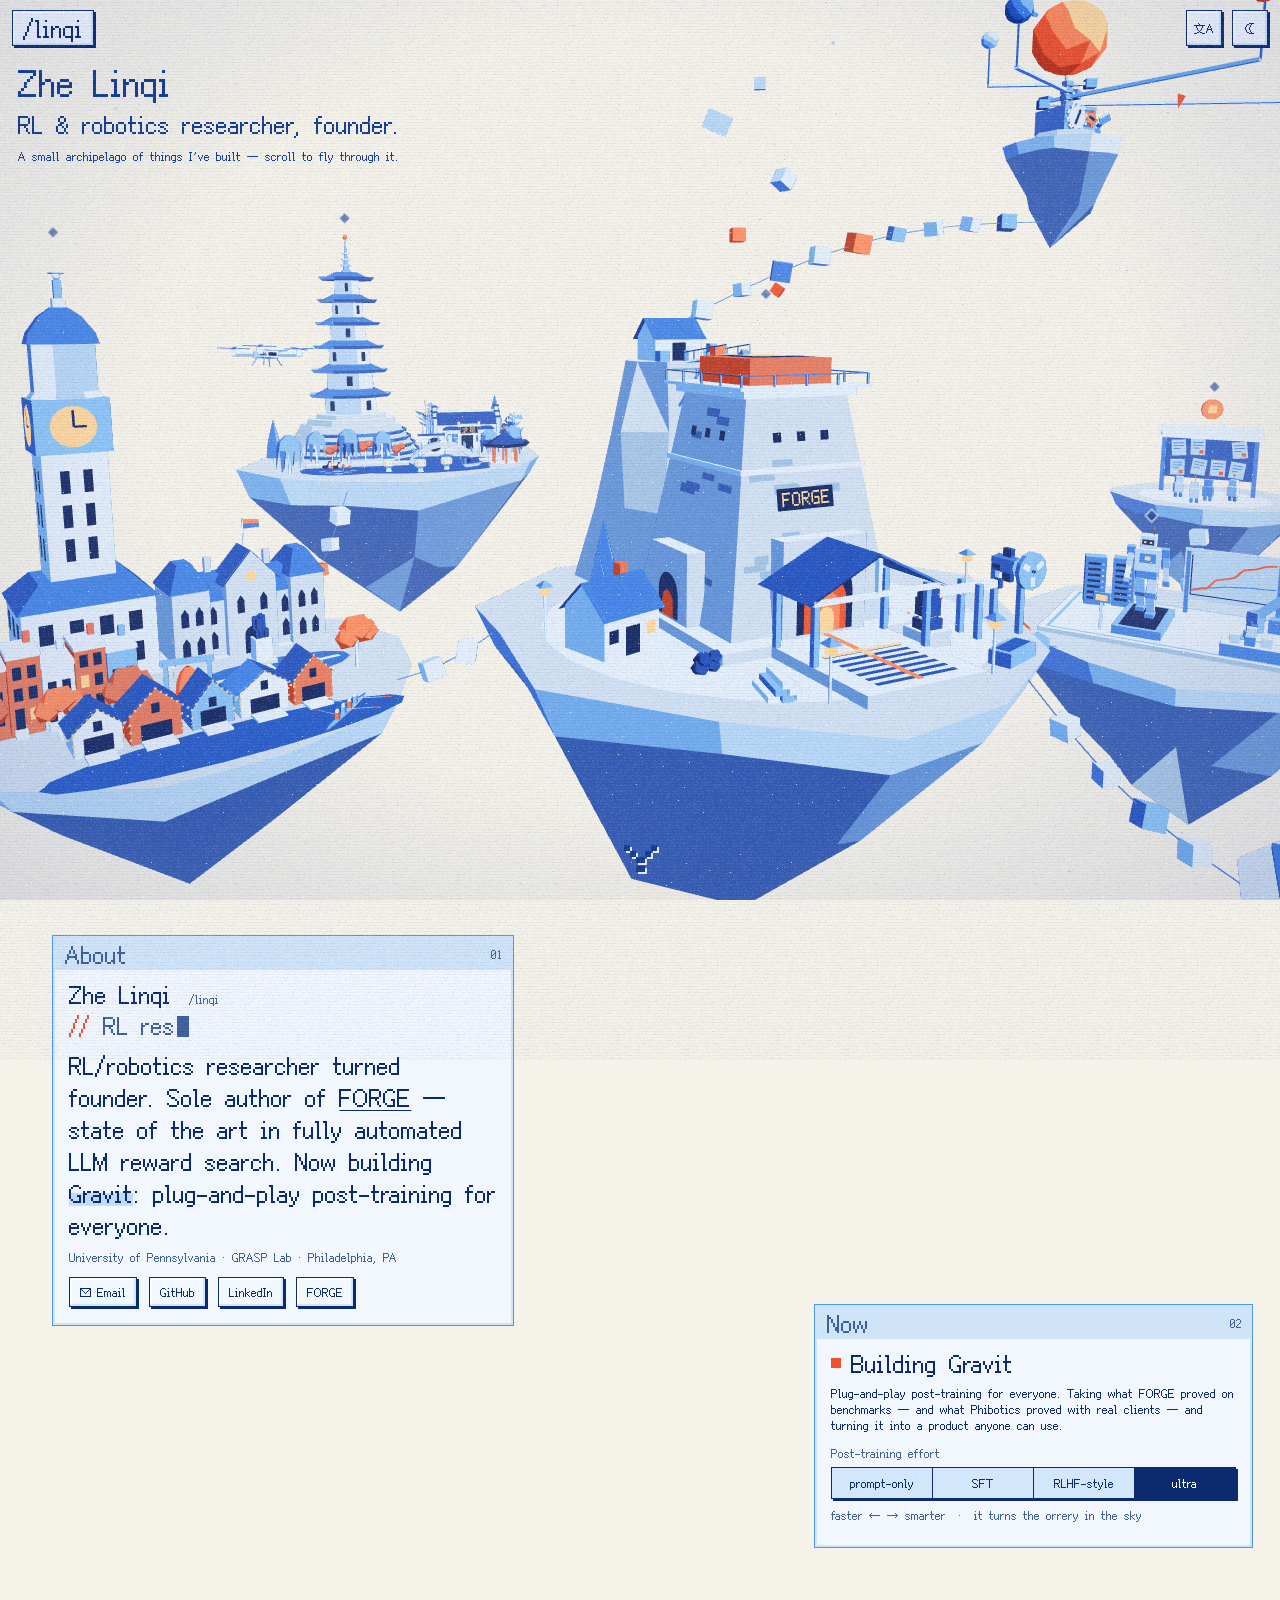
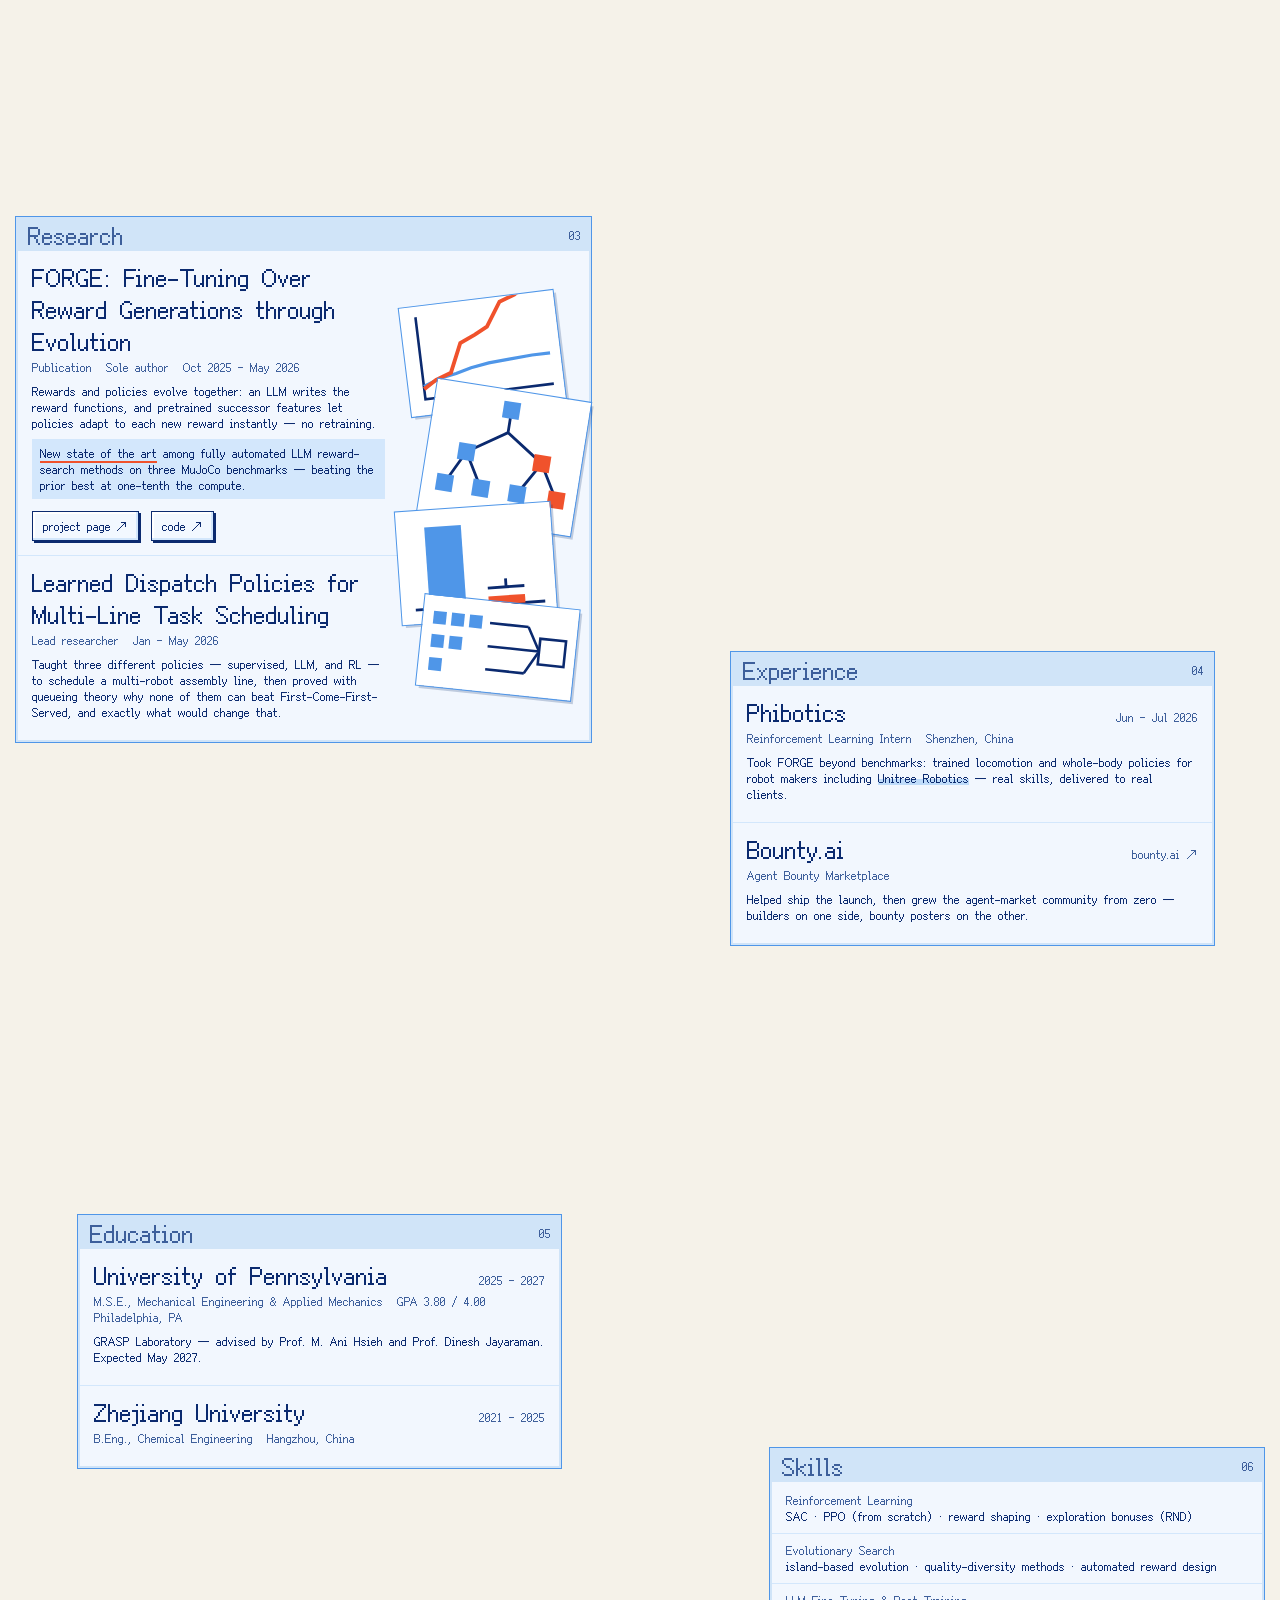
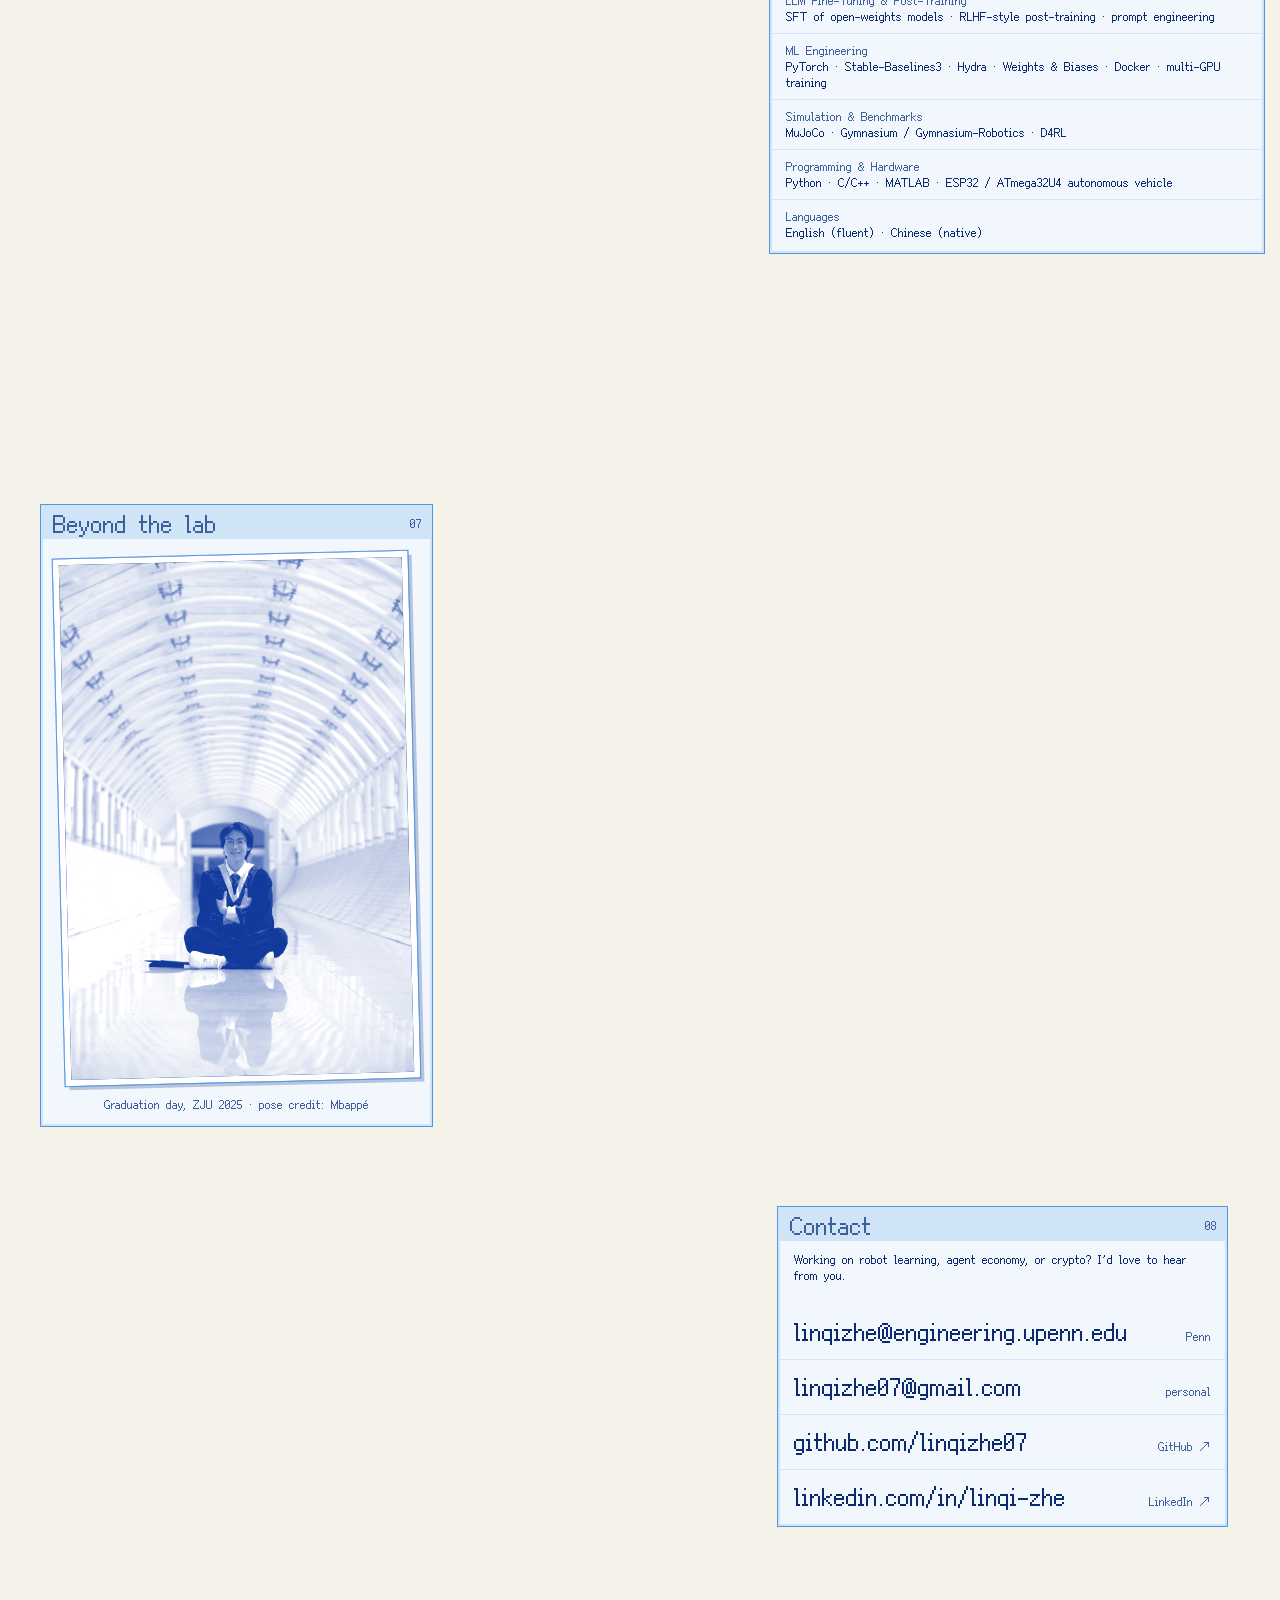
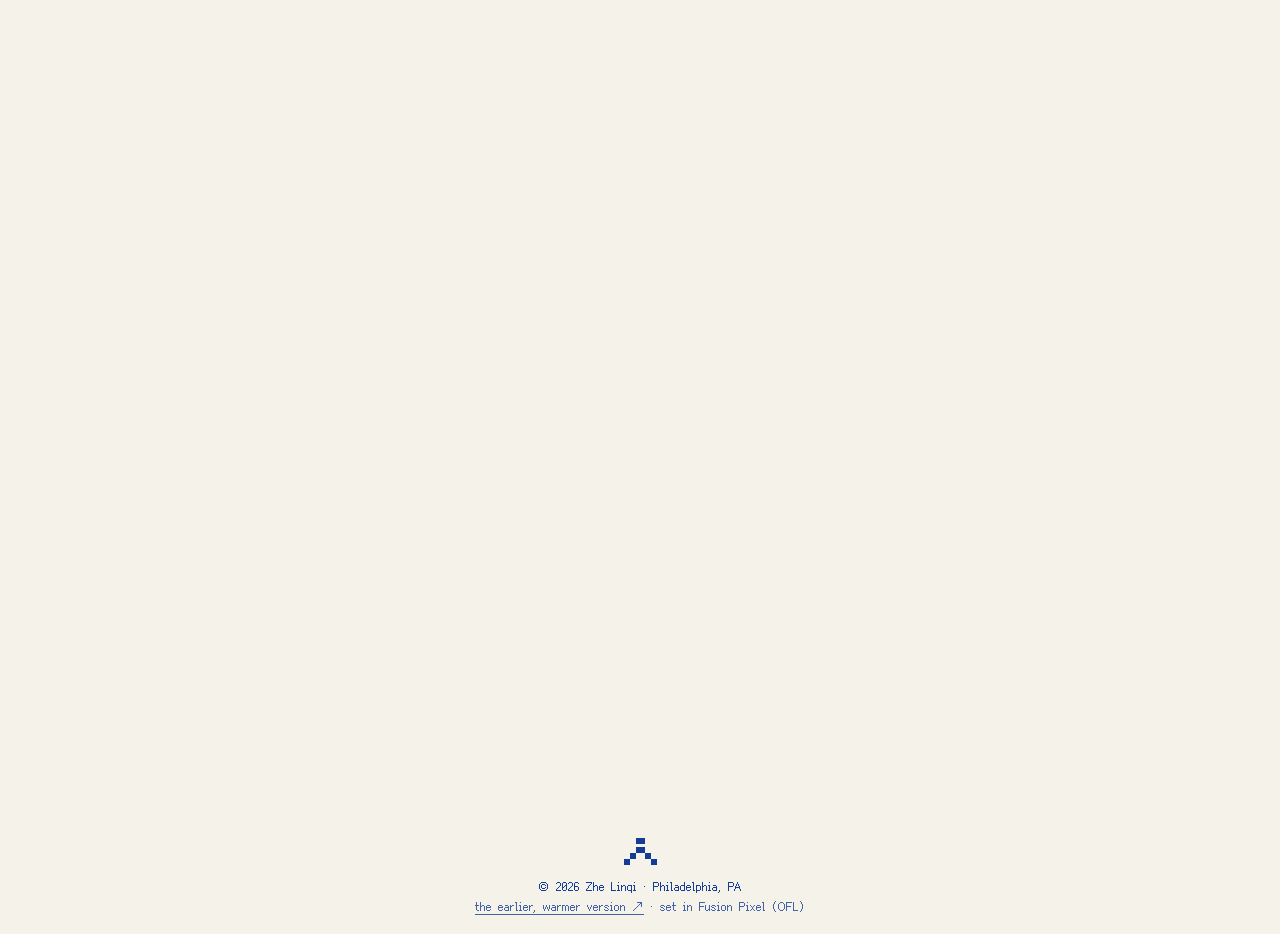
<file: index.html>
<!doctype html>
<html lang="en">
<head>
<meta charset="utf-8">
<meta name="viewport" content="width=device-width,initial-scale=1,viewport-fit=cover">
<title>Zhe Linqi — /linqi</title>
<meta name="description" content="Zhe Linqi — RL/robotics researcher turned founder. Sole author of FORGE, state of the art in fully automated LLM reward search. Now building Gravit: plug-and-play post-training for everyone.">
<meta property="og:title" content="Zhe Linqi">
<meta property="og:description" content="RL/robotics researcher turned founder. Sole author of FORGE. Now building Gravit.">
<meta property="og:type" content="website">
<meta property="og:url" content="https://linqizhe07.github.io/">
<meta property="og:image" content="https://linqizhe07.github.io/assets/og.jpg">
<meta property="og:image:width" content="1200">
<meta property="og:image:height" content="630">
<meta name="twitter:card" content="summary_large_image">
<meta name="twitter:image" content="https://linqizhe07.github.io/assets/og.jpg">
<link rel="canonical" href="https://linqizhe07.github.io/">
<meta name="theme-color" content="#000000" media="(prefers-color-scheme: dark)">
<meta name="theme-color" content="#f5f2e9" media="(prefers-color-scheme: light)">
<link rel="icon" href="data:image/svg+xml,%3Csvg xmlns='http://www.w3.org/2000/svg' viewBox='0 0 16 16' shape-rendering='crispEdges'%3E%3Crect width='16' height='16' fill='%230a1f5e'/%3E%3Cpath fill='%2386c2f8' d='M2 12h2v2H2zM4 9h2v3H4zM6 6h2v3H6zM8 3h2v3H8z'/%3E%3Cpath fill='%23f55a30' d='M11 3h2v9h-2zM11 12h3v2h-3z'/%3E%3C/svg%3E">
<link rel="stylesheet" href="styles.css">
<script>
/* Light or dark, English or Chinese, decided before anything is painted: the reader's own choice if there is one, else the system's. */
(function () {
  var r = document.documentElement, t = null, l = null;
  try { t = localStorage.getItem('linqi:theme'); l = localStorage.getItem('linqi:lang'); } catch (e) {}
  if (t === 'dark' || t === 'light') r.setAttribute('data-theme', t);
  if (l !== 'en' && l !== 'zh') {
    l = 'en';
    var a = navigator.languages && navigator.languages.length ? navigator.languages : [navigator.language || ''];
    for (var i = 0; i < a.length; i++) { var k = String(a[i]).slice(0, 2).toLowerCase(); if (k === 'zh') { l = 'zh'; break; } if (k === 'en') break; }
  }
  r.lang = l === 'zh' ? 'zh-Hans' : 'en';
  r.className = 'js top';
})();
</script>
<script type="application/ld+json">
{
  "@context": "https://schema.org",
  "@type": "Person",
  "name": "Zhe Linqi",
  "email": "mailto:linqizhe@engineering.upenn.edu",
  "url": "https://linqizhe07.github.io",
  "sameAs": ["https://github.com/linqizhe07", "https://www.linkedin.com/in/linqi-zhe-1451b8388/"],
  "jobTitle": "RL / Robotics Researcher & Founder",
  "affiliation": { "@type": "CollegeOrUniversity", "name": "University of Pennsylvania" }
}
</script>
</head>
<body>

<canvas id="gl" aria-hidden="true"></canvas>

<a class="skip" href="#desk"><span class="en">Skip to content</span><span class="zh" lang="zh-Hans">跳到正文</span></a>
<a id="home" href="#top" aria-label="/linqi — back to top"><span data-n="/linqi">/linqi</span></a>

<div id="prefs">
  <button class="key" id="lang" type="button" aria-label="切换到中文"><span aria-hidden="true">文A</span></button>
  <button class="key" id="mode" type="button" aria-pressed="false" aria-label="Dark mode"><span class="sun" aria-hidden="true">☀</span><span class="moon" aria-hidden="true">☾</span></button>
</div>

<nav id="marks" aria-label="Landmarks"></nav>

<div id="page">

  <header id="top">
    <div class="intro">
      <h1>Zhe Linqi</h1>
      <p class="en">RL &amp; robotics researcher, founder.</p>
      <p class="zh" lang="zh-Hans">强化学习与机器人研究者，创业者。</p>
      <p class="sub en">A small archipelago of things I&rsquo;ve built &mdash; scroll to fly through it.</p>
      <p class="sub zh" lang="zh-Hans">一座由我做过的事组成的小群岛——向下滚动，飞过去看看。</p>
    </div>
    <a id="cue" href="#about" aria-label="Scroll down"><svg viewBox="0 0 11 9" aria-hidden="true"><path fill="currentColor" d="M0 0h2v2H0zM2 2h2v2H2zM4 4h3v2H4zM7 2h2v2H7zM9 0h2v2H9zM4 7h3v2H4z"/></svg></a>
  </header>

  <main id="desk">

    <section class="win" id="about" aria-labelledby="t-about" data-stop="1">
      <header class="bar"><h2 id="t-about"><span class="en">About</span><span class="zh" lang="zh-Hans">关于我</span></h2><span class="ix" aria-hidden="true">01</span></header>
      <div class="body me">
        <p class="who">Zhe Linqi <small>/linqi</small></p>
        <p class="role" aria-hidden="true"><span class="sl">//</span> <span id="role">RL researcher</span><i class="caret"></i></p>
        <p class="vh en">RL researcher, robotics builder, web3 builder, cofounder of Gravit, GRASP Lab at Penn.</p>
        <p class="vh zh" lang="zh-Hans">强化学习研究者，机器人开发者，web3 建设者，Gravit 联合创始人，宾大 GRASP 实验室。</p>
        <p class="bio en">RL/robotics researcher turned founder. Sole author of <a href="https://linqizhe07.github.io/forge" target="_blank" rel="noopener">FORGE</a> &mdash; state of the art in fully automated LLM reward search. Now building <b>Gravit</b>: plug-and-play post-training for everyone.</p>
        <p class="bio zh" lang="zh-Hans">从强化学习与机器人研究走向创业。独立完成 <a href="https://linqizhe07.github.io/forge" target="_blank" rel="noopener">FORGE</a>——全自动 LLM 奖励搜索的当前最优方法。现在在做 <b>Gravit</b>：让后训练即插即用，人人可用。</p>
        <p class="aff en">University of Pennsylvania · GRASP Lab · Philadelphia, PA</p>
        <p class="aff zh" lang="zh-Hans">宾夕法尼亚大学 · GRASP 实验室 · 费城</p>
        <ul class="keys">
          <li><a class="key" href="mailto:linqizhe@engineering.upenn.edu"><span aria-hidden="true">✉</span> <span class="en">Email</span><span class="zh" lang="zh-Hans">邮件</span></a></li>
          <li><a class="key" href="https://github.com/linqizhe07" target="_blank" rel="me noopener">GitHub</a></li>
          <li><a class="key" href="https://www.linkedin.com/in/linqi-zhe-1451b8388/" target="_blank" rel="me noopener">LinkedIn</a></li>
          <li><a class="key" href="https://linqizhe07.github.io/forge" target="_blank" rel="noopener">FORGE</a></li>
        </ul>
      </div>
    </section>

    <section class="win" id="now" aria-labelledby="t-now" data-stop="2">
      <header class="bar"><h2 id="t-now"><span class="en">Now</span><span class="zh" lang="zh-Hans">正在做</span></h2><span class="ix" aria-hidden="true">02</span></header>
      <div class="body">
        <p class="big"><i class="live" aria-hidden="true"></i><span class="en">Building Gravit</span><span class="zh" lang="zh-Hans">在做 Gravit</span></p>
        <p class="en">Plug-and-play post-training for everyone. Taking what FORGE proved on benchmarks &mdash; and what Phibotics proved with real clients &mdash; and turning it into a product anyone can use.</p>
        <p class="zh" lang="zh-Hans">让后训练即插即用、人人可用。把 FORGE 在基准上验证过的、Phibotics 在真实客户那里验证过的东西，做成谁都能用的产品。</p>
        <fieldset class="effort">
          <legend><span class="en">Post-training effort</span><span class="zh" lang="zh-Hans">后训练强度</span></legend>
          <div class="seg">
            <label><input type="radio" name="effort" value="0"><span><span class="en">prompt-only</span><span class="zh" lang="zh-Hans">仅提示词</span></span></label>
            <label><input type="radio" name="effort" value="1"><span>SFT</span></label>
            <label><input type="radio" name="effort" value="2"><span><span class="en">RLHF-style</span><span class="zh" lang="zh-Hans">RLHF 式</span></span></label>
            <label><input type="radio" name="effort" value="3" checked><span>ultra</span></label>
          </div>
          <p class="hint en">faster &larr; &rarr; smarter &nbsp;·&nbsp; it turns the orrery in the sky</p>
          <p class="hint zh" lang="zh-Hans">更快 &larr; &rarr; 更聪明 &nbsp;·&nbsp; 会带动天上那座星仪</p>
        </fieldset>
      </div>
    </section>

    <section class="win" id="research" aria-labelledby="t-research" data-stop="3">
      <header class="bar"><h2 id="t-research"><span class="en">Research</span><span class="zh" lang="zh-Hans">研究</span></h2><span class="ix" aria-hidden="true">03</span></header>
      <div class="split">
        <ul class="rows">
          <li>
            <h3><a href="https://linqizhe07.github.io/forge" target="_blank" rel="noopener">FORGE: Fine-Tuning Over Reward Generations through Evolution</a></h3>
            <p class="meta en"><span>Publication</span><span>Sole author</span><span>Oct 2025 &ndash; May 2026</span></p>
            <p class="meta zh" lang="zh-Hans"><span>论文</span><span>独立作者</span><span>2025.10 &ndash; 2026.05</span></p>
            <p class="en">Rewards and policies evolve together: an LLM writes the reward functions, and pretrained successor features let policies adapt to each new reward instantly &mdash; no retraining.</p>
            <p class="zh" lang="zh-Hans">奖励与策略协同演化：LLM 负责写奖励函数，预训练的后继特征让策略即时适应每一个新奖励——无需重新训练。</p>
            <p class="claim en"><b>New state of the art</b> among fully automated LLM reward-search methods on three MuJoCo benchmarks &mdash; beating the prior best at one-tenth the compute.</p>
            <p class="claim zh" lang="zh-Hans">在三个 MuJoCo 基准上<b>刷新了</b>全自动 LLM 奖励搜索方法的<b>最优水平</b>——算力只用此前最佳方法的十分之一。</p>
            <p class="go"><a class="key" href="https://linqizhe07.github.io/forge" target="_blank" rel="noopener"><span class="en">project page</span><span class="zh" lang="zh-Hans">项目主页</span> <span aria-hidden="true">↗</span></a> <a class="key" href="https://github.com/linqizhe07/forge" target="_blank" rel="noopener"><span class="en">code</span><span class="zh" lang="zh-Hans">代码</span> <span aria-hidden="true">↗</span></a></p>
          </li>
          <li>
            <h3>Learned Dispatch Policies for Multi-Line Task Scheduling</h3>
            <p class="meta en"><span>Lead researcher</span><span>Jan &ndash; May 2026</span></p>
            <p class="meta zh" lang="zh-Hans"><span>主要研究者</span><span>2026.01 &ndash; 05</span></p>
            <p class="en">Taught three different policies &mdash; supervised, LLM, and RL &mdash; to schedule a multi-robot assembly line, then proved with queueing theory why none of them can beat First-Come-First-Served, and exactly what would change that.</p>
            <p class="zh" lang="zh-Hans">让监督学习、LLM、强化学习三种策略去调度多机器人装配线，再用排队论证明它们为什么都赢不了“先来先服务”，以及改变什么才能赢。</p>
          </li>
        </ul>
        <div class="scraps" aria-hidden="true">
          <svg viewBox="0 0 120 84" style="--r:-7deg;--x:-4%"><rect width="120" height="84" fill="#fff"/><path d="M12 8v64h100" fill="none" stroke="#0b2a6f" stroke-width="2"/><path d="M12 62l14-5 12-2 12-3 14-2 16-1 18-1 14 0" fill="none" stroke="#4f96e8" stroke-width="2.5"/><path d="M12 64l10-6 12-4 10-22 12-5 10-5 12-18 12-4 12-8 10-2" fill="none" stroke="#f0522c" stroke-width="3"/></svg>
          <svg viewBox="0 0 110 96" style="--r:9deg;--x:10%"><rect width="110" height="96" fill="#fff"/><g fill="none" stroke="#0b2a6f" stroke-width="2"><path d="M55 14v16M55 30L28 48M55 30l27 18M28 48L16 72M28 48l14 24M82 48L68 72M82 48l14 24"/></g><g fill="#4f96e8"><rect x="49" y="8" width="12" height="12"/><rect x="22" y="42" width="12" height="12"/><rect x="10" y="66" width="12" height="12"/><rect x="36" y="66" width="12" height="12"/><rect x="62" y="66" width="12" height="12"/></g><g fill="#f0522c"><rect x="76" y="42" width="12" height="12"/><rect x="90" y="66" width="12" height="12"/></g></svg>
          <svg viewBox="0 0 110 80" style="--r:-4deg;--x:-8%"><rect width="110" height="80" fill="#fff"/><path d="M10 70h92" stroke="#0b2a6f" stroke-width="2"/><rect x="20" y="12" width="26" height="58" fill="#4f96e8"/><rect x="62" y="64" width="26" height="6" fill="#f0522c"/><path d="M62 58h26M75 52v6" stroke="#0b2a6f" stroke-width="2"/></svg>
          <svg viewBox="0 0 120 70" style="--r:6deg;--x:6%"><rect width="120" height="70" fill="#fff"/><g fill="#4f96e8"><rect x="8" y="12" width="10" height="10"/><rect x="22" y="12" width="10" height="10"/><rect x="36" y="12" width="10" height="10"/><rect x="8" y="30" width="10" height="10"/><rect x="22" y="30" width="10" height="10"/><rect x="8" y="48" width="10" height="10"/></g><g fill="none" stroke="#0b2a6f" stroke-width="2"><path d="M52 17h30M52 35h30M52 53h30M82 17l10 18M82 53l10-18M82 35h10"/><rect x="92" y="25" width="20" height="20"/></g></svg>
        </div>
      </div>
    </section>

    <section class="win" id="experience" aria-labelledby="t-exp" data-stop="4">
      <header class="bar"><h2 id="t-exp"><span class="en">Experience</span><span class="zh" lang="zh-Hans">经历</span></h2><span class="ix" aria-hidden="true">04</span></header>
      <ul class="rows">
        <li>
          <h3>Phibotics <span class="k en">Jun &ndash; Jul 2026</span><span class="k zh" lang="zh-Hans">2026.06 &ndash; 07</span></h3>
          <p class="meta en"><span>Reinforcement Learning Intern</span><span>Shenzhen, China</span></p>
          <p class="meta zh" lang="zh-Hans"><span>强化学习实习生</span><span>深圳</span></p>
          <p class="en">Took FORGE beyond benchmarks: trained locomotion and whole-body policies for robot makers including <b>Unitree Robotics</b> &mdash; real skills, delivered to real clients.</p>
          <p class="zh" lang="zh-Hans">把 FORGE 带出基准测试：为包括<b>宇树科技（Unitree）</b>在内的机器人厂商训练行走与全身控制策略——真技能，交付给真客户。</p>
        </li>
        <li>
          <h3>Bounty.ai <a class="k" href="https://bounty.ai" target="_blank" rel="noopener">bounty.ai <span aria-hidden="true">↗</span></a></h3>
          <p class="meta en"><span>Agent Bounty Marketplace</span></p>
          <p class="meta zh" lang="zh-Hans"><span>智能体悬赏市场</span></p>
          <p class="en">Helped ship the launch, then grew the agent-market community from zero &mdash; builders on one side, bounty posters on the other.</p>
          <p class="zh" lang="zh-Hans">参与产品上线，随后把智能体市场的社区从零做起来——一边是开发者，一边是发布悬赏的人。</p>
        </li>
      </ul>
    </section>

    <section class="win" id="education" aria-labelledby="t-edu" data-stop="5">
      <header class="bar"><h2 id="t-edu"><span class="en">Education</span><span class="zh" lang="zh-Hans">教育</span></h2><span class="ix" aria-hidden="true">05</span></header>
      <ul class="rows">
        <li>
          <h3><span class="en">University of Pennsylvania</span><span class="zh" lang="zh-Hans">宾夕法尼亚大学</span> <span class="k">2025 &ndash; 2027</span></h3>
          <p class="meta en"><span>M.S.E., Mechanical Engineering &amp; Applied Mechanics</span><span>GPA 3.80 / 4.00</span><span>Philadelphia, PA</span></p>
          <p class="meta zh" lang="zh-Hans"><span>机械工程与应用力学 工学硕士</span><span>GPA 3.80 / 4.00</span><span>费城</span></p>
          <p class="en">GRASP Laboratory &mdash; advised by Prof. M. Ani Hsieh and Prof. Dinesh Jayaraman. Expected May 2027.</p>
          <p class="zh" lang="zh-Hans">GRASP 实验室，导师为 M. Ani Hsieh 教授与 Dinesh Jayaraman 教授。预计 2027 年 5 月毕业。</p>
        </li>
        <li>
          <h3><span class="en">Zhejiang University</span><span class="zh" lang="zh-Hans">浙江大学</span> <span class="k">2021 &ndash; 2025</span></h3>
          <p class="meta en"><span>B.Eng., Chemical Engineering</span><span>Hangzhou, China</span></p>
          <p class="meta zh" lang="zh-Hans"><span>化学工程 工学学士</span><span>杭州</span></p>
        </li>
      </ul>
    </section>

    <section class="win" id="skills" aria-labelledby="t-skills" data-stop="6">
      <header class="bar"><h2 id="t-skills"><span class="en">Skills</span><span class="zh" lang="zh-Hans">技能</span></h2><span class="ix" aria-hidden="true">06</span></header>
      <dl class="kit">
        <div><dt><span class="en">Reinforcement Learning</span><span class="zh" lang="zh-Hans">强化学习</span></dt>
          <dd class="en">SAC · PPO (from scratch) · reward shaping · exploration bonuses (RND)</dd>
          <dd class="zh" lang="zh-Hans">SAC · PPO（从零实现）· 奖励塑形 · 探索奖励（RND）</dd></div>
        <div><dt><span class="en">Evolutionary Search</span><span class="zh" lang="zh-Hans">演化搜索</span></dt>
          <dd class="en">island-based evolution · quality-diversity methods · automated reward design</dd>
          <dd class="zh" lang="zh-Hans">岛屿式演化 · 质量多样性方法 · 自动奖励设计</dd></div>
        <div><dt><span class="en">LLM Fine-Tuning &amp; Post-Training</span><span class="zh" lang="zh-Hans">LLM 微调与后训练</span></dt>
          <dd class="en">SFT of open-weights models · RLHF-style post-training · prompt engineering</dd>
          <dd class="zh" lang="zh-Hans">开源权重模型的 SFT · RLHF 式后训练 · 提示词工程</dd></div>
        <div><dt><span class="en">ML Engineering</span><span class="zh" lang="zh-Hans">ML 工程</span></dt>
          <dd class="en">PyTorch · Stable-Baselines3 · Hydra · Weights &amp; Biases · Docker · multi-GPU training</dd>
          <dd class="zh" lang="zh-Hans">PyTorch · Stable-Baselines3 · Hydra · Weights &amp; Biases · Docker · 多 GPU 训练</dd></div>
        <div><dt><span class="en">Simulation &amp; Benchmarks</span><span class="zh" lang="zh-Hans">仿真与基准</span></dt>
          <dd>MuJoCo · Gymnasium / Gymnasium-Robotics · D4RL</dd></div>
        <div><dt><span class="en">Programming &amp; Hardware</span><span class="zh" lang="zh-Hans">编程与硬件</span></dt>
          <dd class="en">Python · C/C++ · MATLAB · ESP32 / ATmega32U4 autonomous vehicle</dd>
          <dd class="zh" lang="zh-Hans">Python · C/C++ · MATLAB · ESP32 / ATmega32U4 自主小车</dd></div>
        <div><dt><span class="en">Languages</span><span class="zh" lang="zh-Hans">语言</span></dt>
          <dd class="en">English (fluent) · Chinese (native)</dd>
          <dd class="zh" lang="zh-Hans">英语（流利）· 中文（母语）</dd></div>
      </dl>
    </section>

    <section class="win" id="life" aria-labelledby="t-life" data-stop="8">
      <header class="bar"><h2 id="t-life"><span class="en">Beyond the lab</span><span class="zh" lang="zh-Hans">实验室之外</span></h2><span class="ix" aria-hidden="true">07</span></header>
      <figure class="photo">
        <div class="print" tabindex="0">
          <img src="assets/portrait.jpg" width="933" height="1400" loading="lazy" decoding="async" alt="Zhe Linqi in a graduation gown, sitting cross-legged in a bright arched glass corridor">
        </div>
        <figcaption>
          <span class="en">Graduation day, ZJU 2025 · pose credit: Mbapp&eacute;</span>
          <span class="zh" lang="zh-Hans">毕业那天，浙大 2025 · 姿势版权：姆巴佩</span>
        </figcaption>
      </figure>
    </section>

    <section class="win" id="contact" aria-labelledby="t-contact" data-stop="9">
      <header class="bar"><h2 id="t-contact"><span class="en">Contact</span><span class="zh" lang="zh-Hans">联系</span></h2><span class="ix" aria-hidden="true">08</span></header>
      <div class="body">
        <p class="en">Working on robot learning, agent economy, or crypto? I&rsquo;d love to hear from you.</p>
        <p class="zh" lang="zh-Hans">在做机器人学习、智能体经济或加密相关的事？很想听你聊聊。</p>
      </div>
      <ul class="rows links">
        <li><a href="mailto:linqizhe@engineering.upenn.edu"><span>linqizhe@engineering.upenn.edu</span><span class="k"><span class="en">Penn</span><span class="zh" lang="zh-Hans">学校</span></span></a></li>
        <li><a href="mailto:linqizhe07@gmail.com"><span>linqizhe07@gmail.com</span><span class="k"><span class="en">personal</span><span class="zh" lang="zh-Hans">个人</span></span></a></li>
        <li><a href="https://github.com/linqizhe07" target="_blank" rel="me noopener"><span>github.com/linqizhe07</span><span class="k">GitHub <span aria-hidden="true">↗</span></span></a></li>
        <li><a href="https://www.linkedin.com/in/linqi-zhe-1451b8388/" target="_blank" rel="me noopener"><span>linkedin.com/in/linqi-zhe</span><span class="k">LinkedIn <span aria-hidden="true">↗</span></span></a></li>
      </ul>
    </section>

  </main>

  <footer id="end">
    <a id="up" href="#top" aria-label="Back to top"><svg viewBox="0 0 11 9" aria-hidden="true"><path fill="currentColor" d="M4 0h3v2H4zM0 7h2v2H0zM2 5h2v2H2zM4 3h3v2H4zM7 5h2v2H7zM9 7h2v2H9z"/></svg></a>
    <p>&copy; <span id="year">2026</span> Zhe Linqi · <span class="en">Philadelphia, PA</span><span class="zh" lang="zh-Hans">费城</span></p>
    <p class="fine"><a href="classic/"><span class="en">the earlier, warmer version</span><span class="zh" lang="zh-Hans">之前那版暖色主页</span> <span aria-hidden="true">↗</span></a> · <span class="en">set in Fusion Pixel (OFL)</span><span class="zh" lang="zh-Hans">字体：缝合像素 Fusion Pixel（OFL）</span></p>
  </footer>

</div>

<div id="vig" aria-hidden="true"></div>
<div id="grade" aria-hidden="true"></div>

<script src="scene.js" defer></script>
<script src="main.js" defer></script>
</body>
</html>
</file>
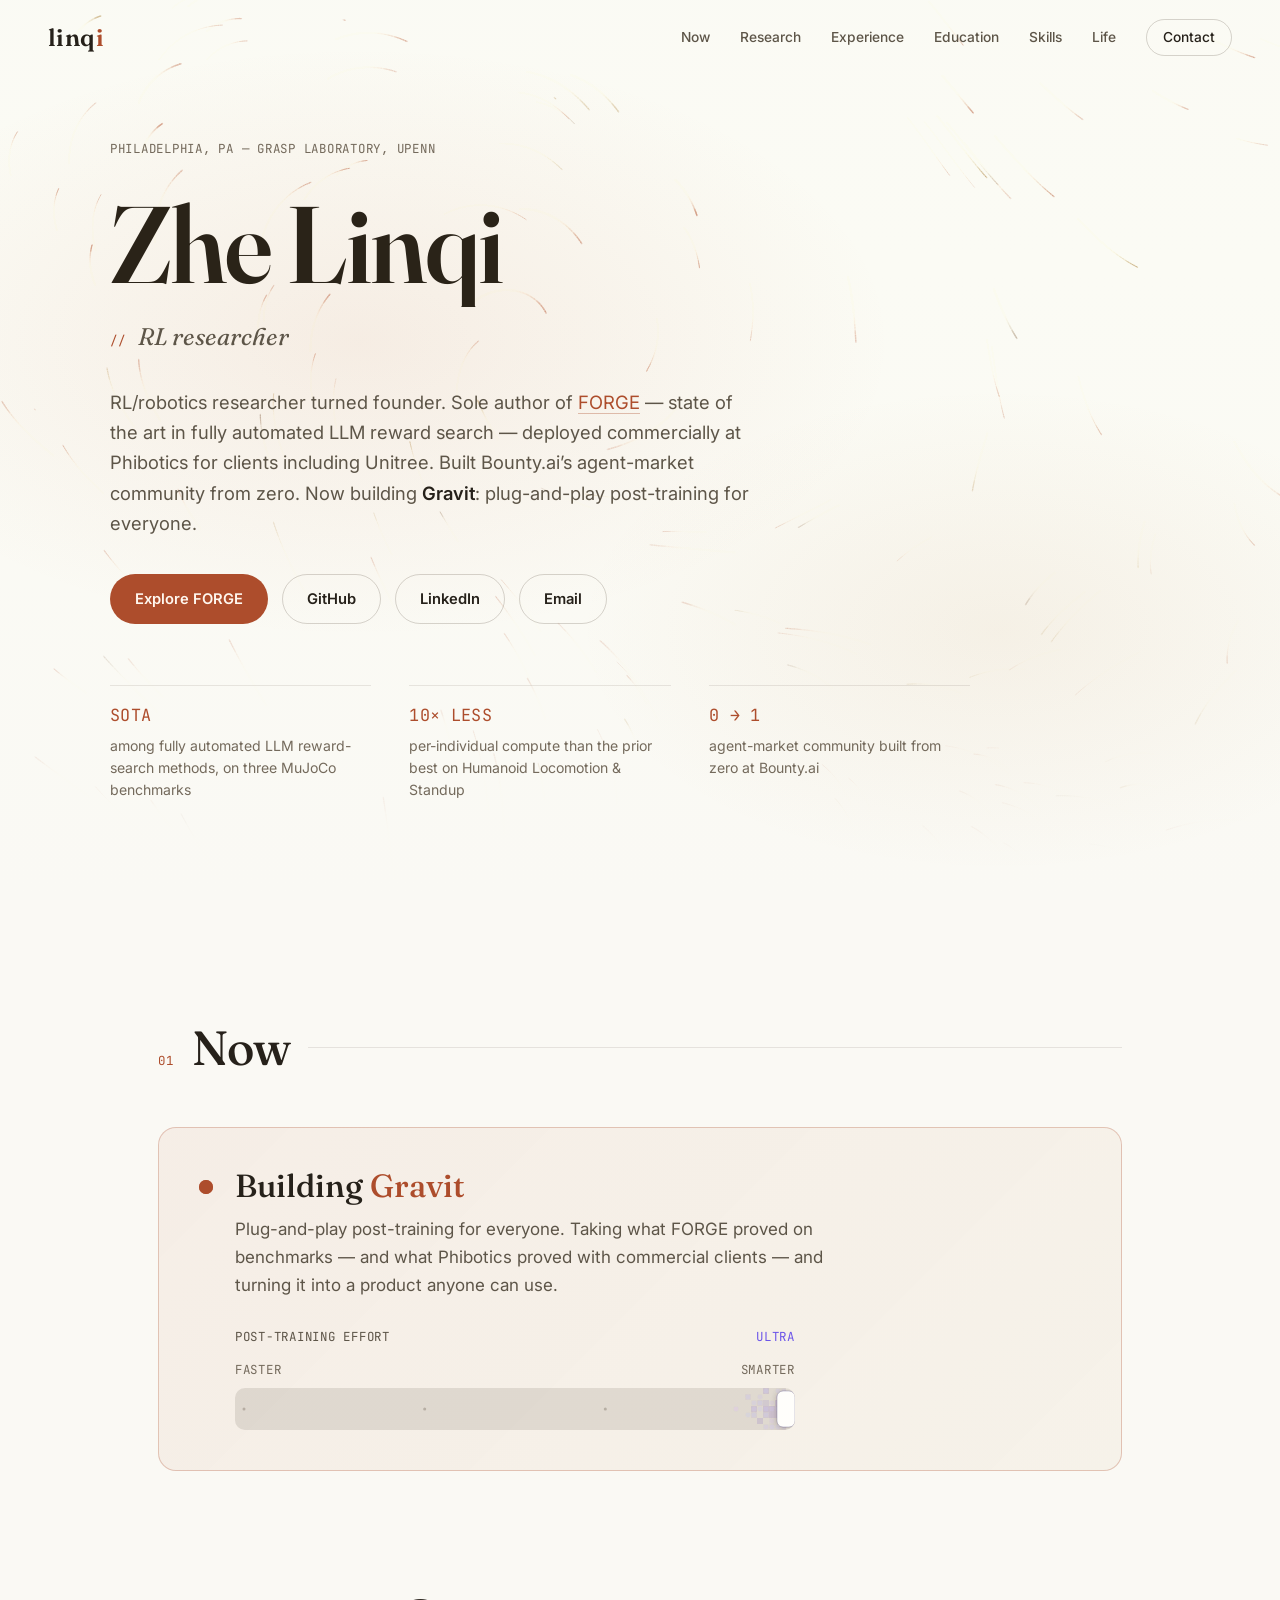
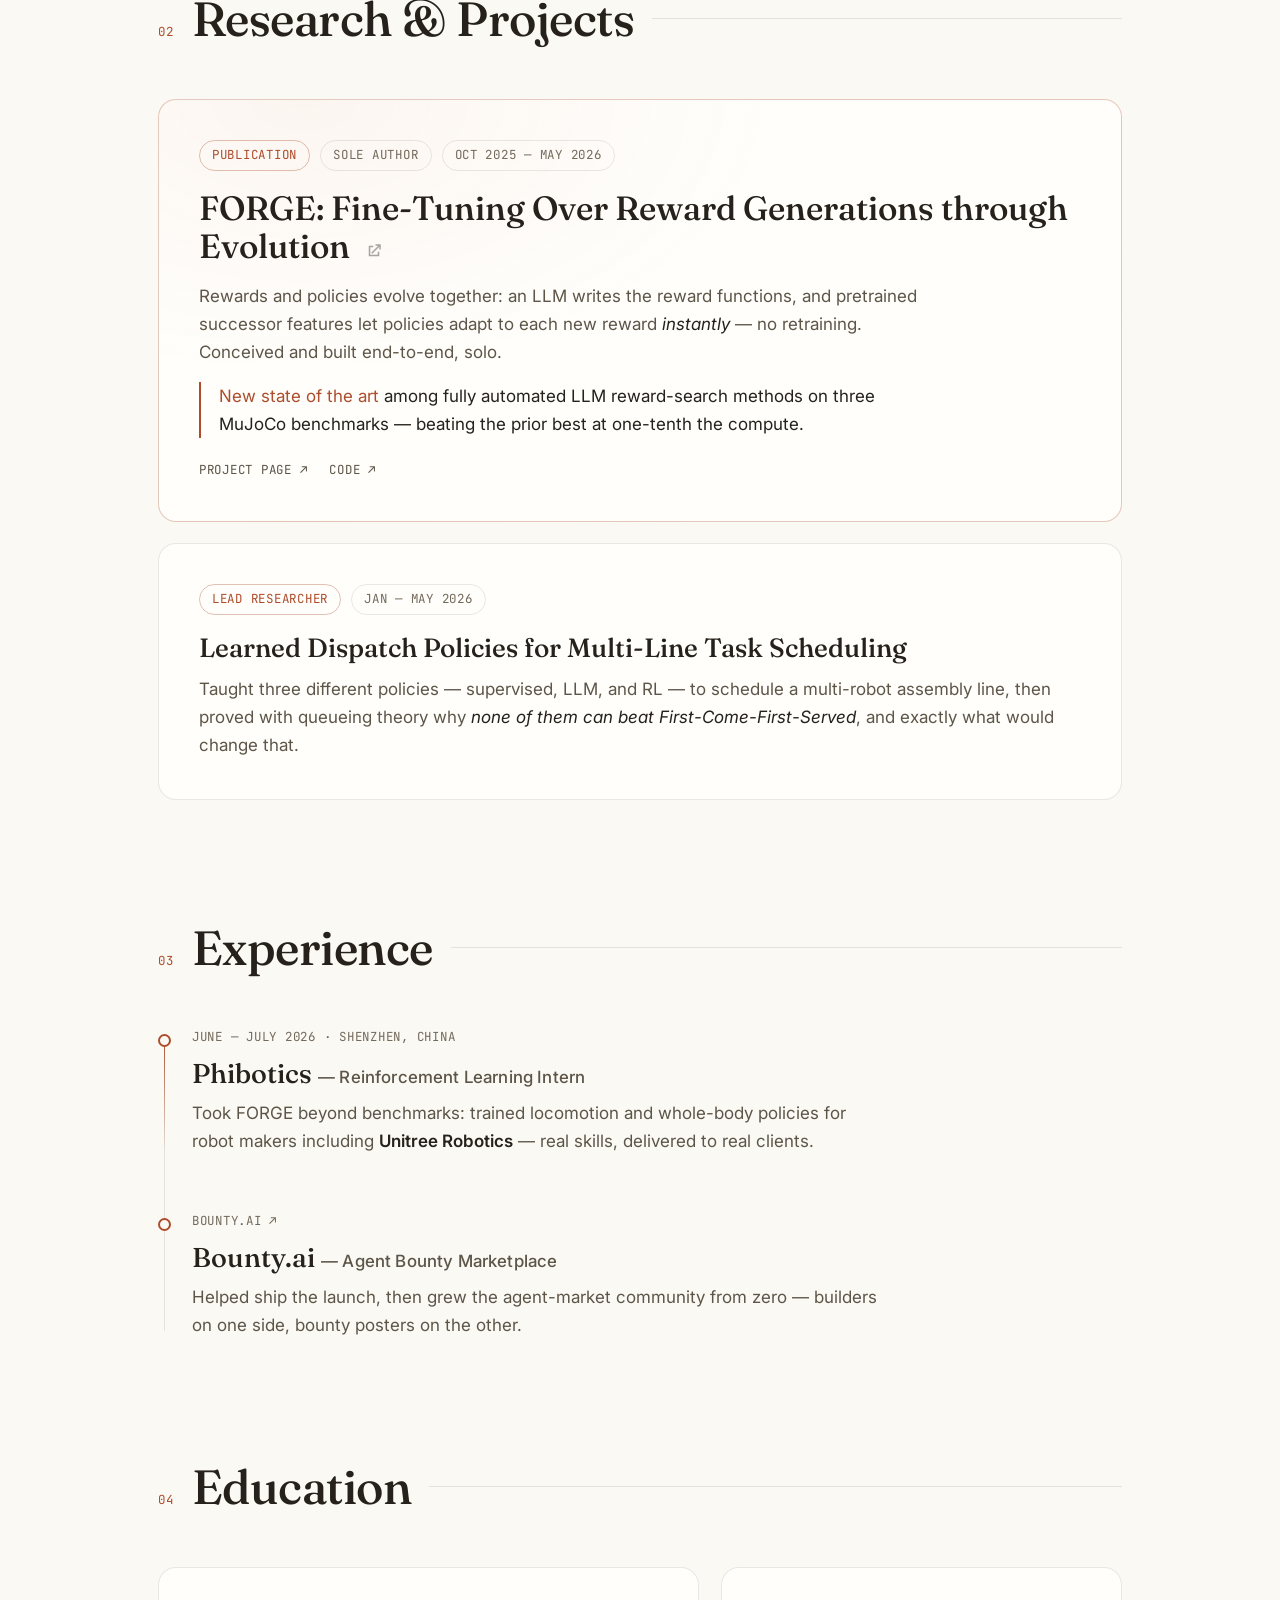
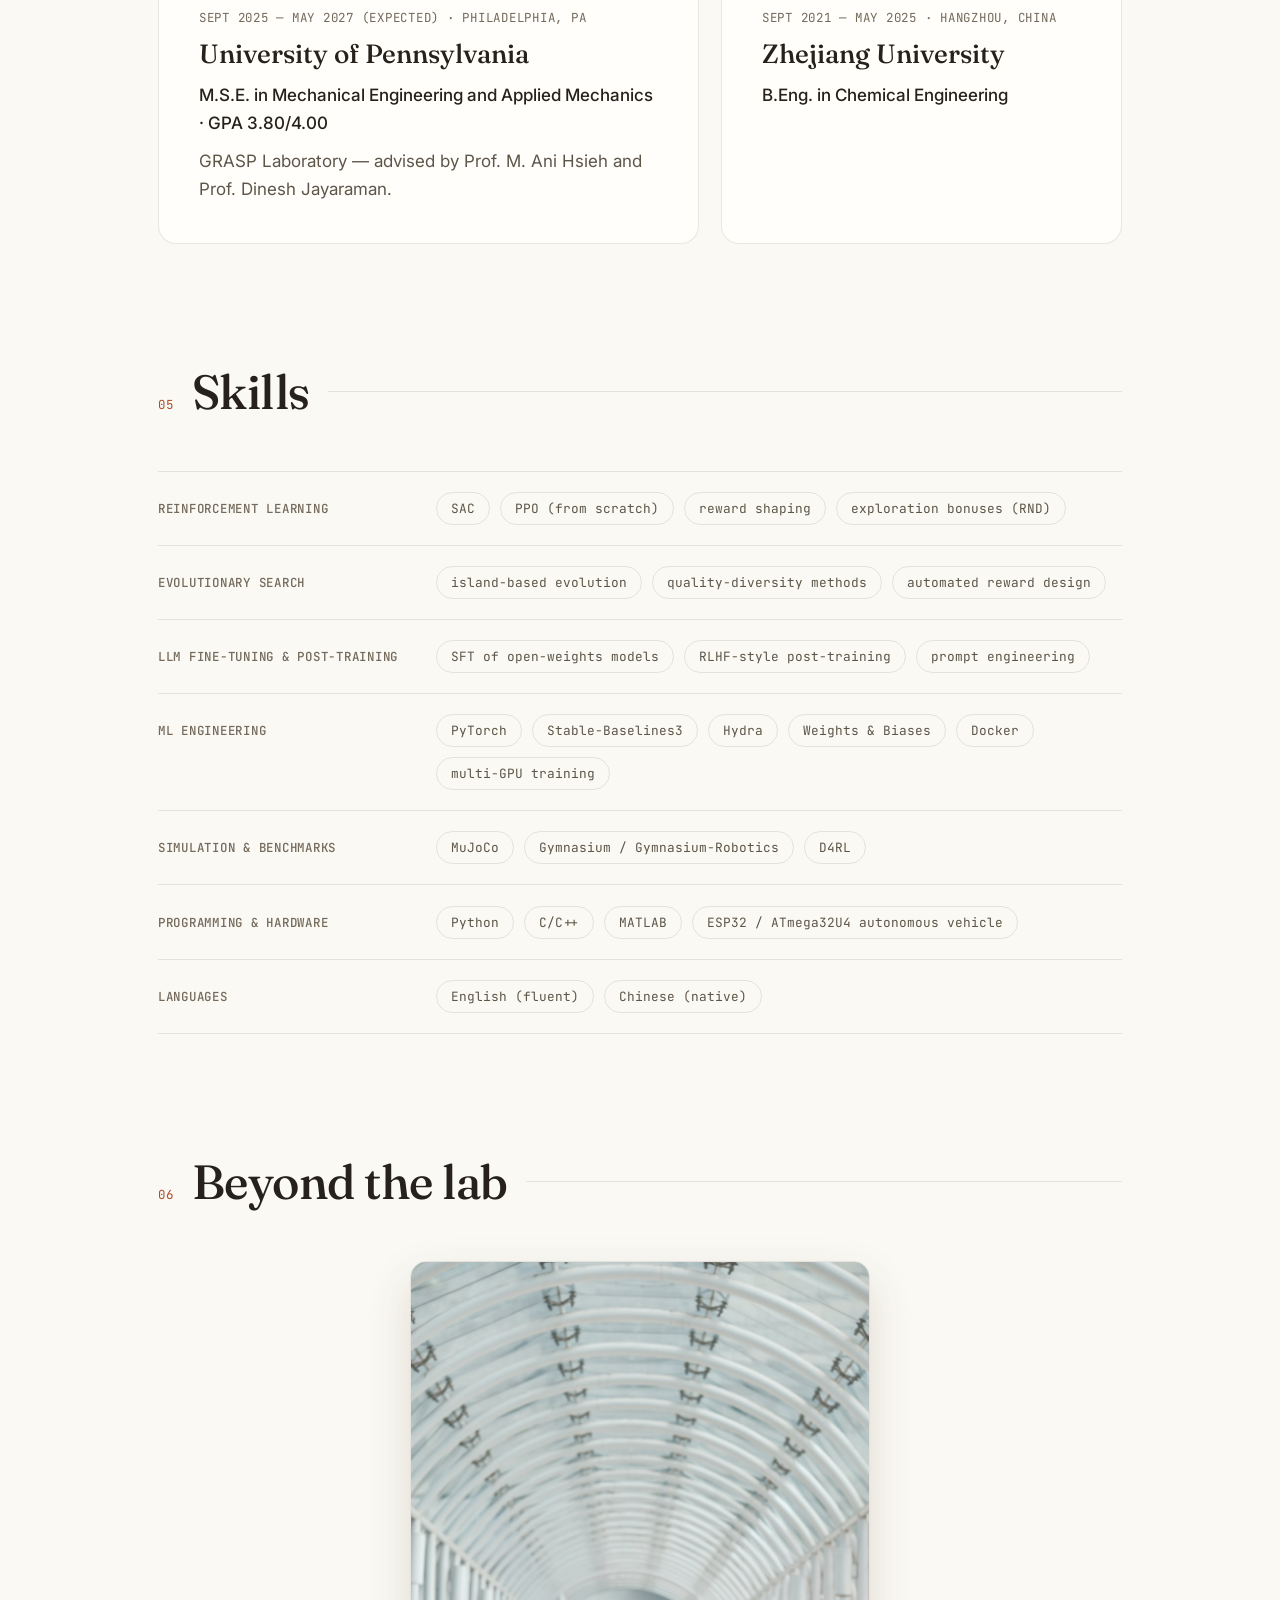
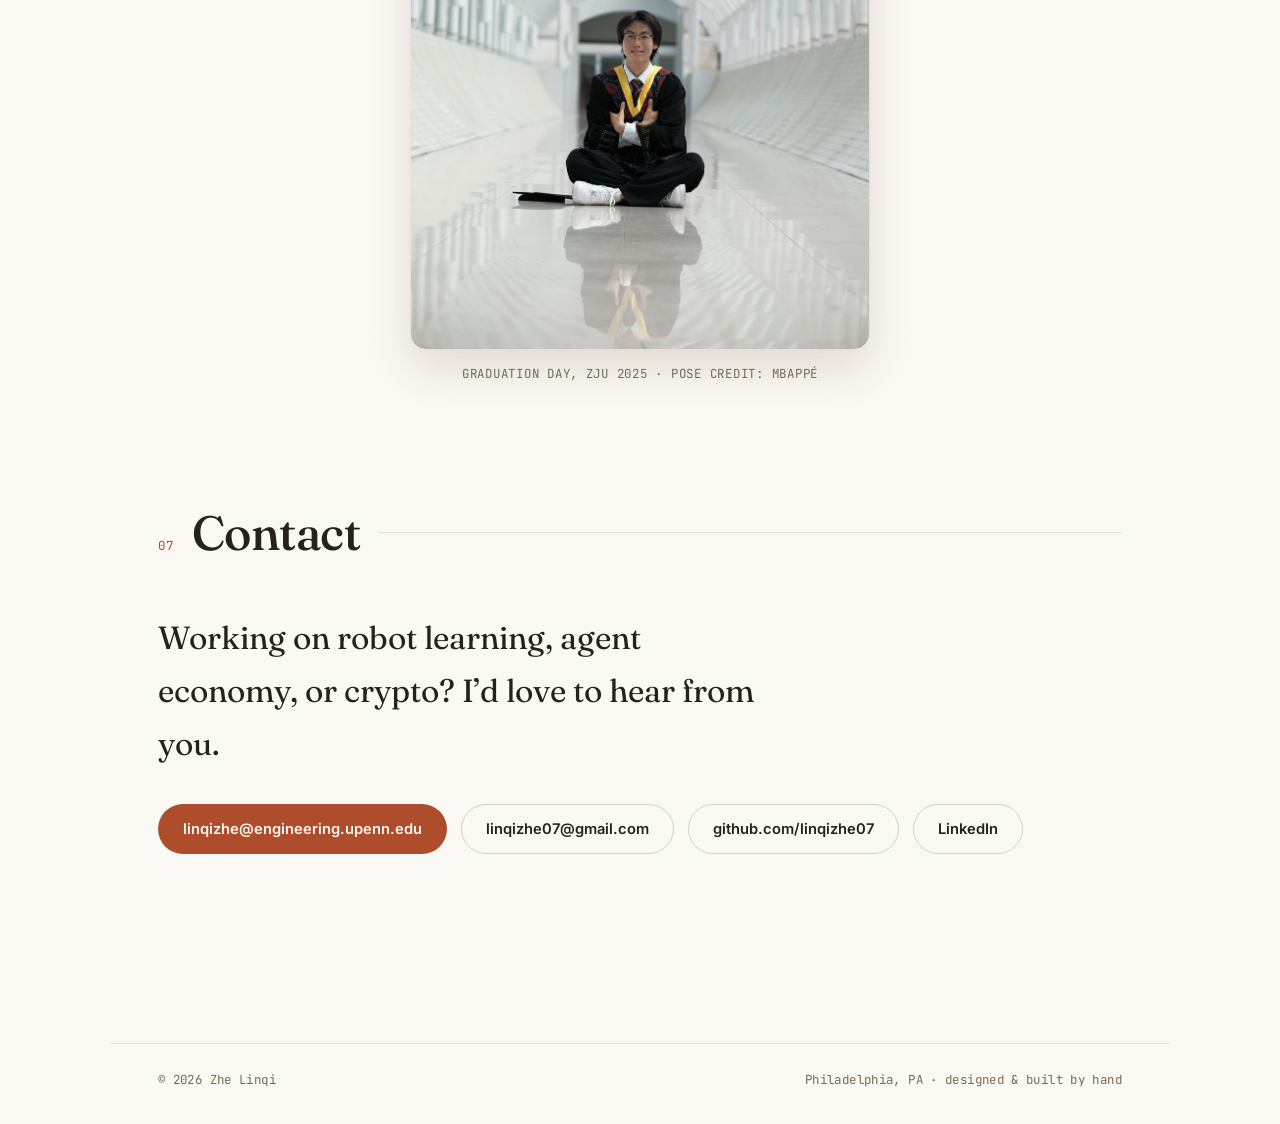
<file: classic/index.html>
<!DOCTYPE html>
<html lang="en">
<head>
  <meta charset="UTF-8" />
  <meta name="viewport" content="width=device-width, initial-scale=1.0" />
  <title>Zhe Linqi — RL &amp; Robotics Researcher, Founder</title>
  <meta name="description" content="Zhe Linqi — RL/robotics researcher turned founder. Sole author of FORGE, state of the art in fully automated LLM reward search. Now building Gravit: plug-and-play post-training for everyone." />
  <meta property="og:title" content="Zhe Linqi" />
  <meta property="og:description" content="RL/robotics researcher turned founder. Sole author of FORGE. Now building Gravit." />
  <meta property="og:type" content="website" />
  <meta property="og:url" content="https://linqizhe07.github.io/classic/" />
  <meta property="og:image" content="https://linqizhe07.github.io/assets/og.jpg" />
  <meta property="og:image:width" content="1200" />
  <meta property="og:image:height" content="630" />
  <meta name="twitter:card" content="summary_large_image" />
  <meta name="twitter:image" content="https://linqizhe07.github.io/assets/og.jpg" />
  <link rel="canonical" href="https://linqizhe07.github.io/classic/" />
  <meta name="theme-color" content="#faf9f4" />
  <link rel="icon" href="data:image/svg+xml,%3Csvg xmlns='http://www.w3.org/2000/svg' viewBox='0 0 64 64'%3E%3Crect width='64' height='64' rx='14' fill='%23faf9f4'/%3E%3Ctext x='32' y='43' font-family='Georgia,serif' font-size='30' fill='%23ad4d2c' text-anchor='middle'%3EZL%3C/text%3E%3C/svg%3E" />
  <link rel="preconnect" href="https://fonts.googleapis.com" />
  <link rel="preconnect" href="https://fonts.gstatic.com" crossorigin />
  <link href="https://fonts.googleapis.com/css2?family=Fraunces:ital,opsz,wght@0,9..144,400;0,9..144,500;0,9..144,600;1,9..144,400;1,9..144,500&family=Inter:wght@400;500;600&family=JetBrains+Mono:wght@400;500&display=swap" rel="stylesheet" />
  <link rel="stylesheet" href="styles.css" />
  <script type="application/ld+json">
  {
    "@context": "https://schema.org",
    "@type": "Person",
    "name": "Zhe Linqi",
    "email": "mailto:linqizhe@engineering.upenn.edu",
    "url": "https://linqizhe07.github.io",
    "sameAs": ["https://github.com/linqizhe07", "https://www.linkedin.com/in/linqi-zhe-1451b8388/"],
    "jobTitle": "RL / Robotics Researcher & Founder",
    "affiliation": {
      "@type": "CollegeOrUniversity",
      "name": "University of Pennsylvania"
    }
  }
  </script>
</head>
<body>

  <div class="progress" id="progress" aria-hidden="true"></div>

  <header class="nav" id="nav">
    <a class="nav-logo" href="#top" aria-label="linqi — home">linq<span class="accent">i</span></a>
    <button class="nav-toggle" id="navToggle" aria-expanded="false" aria-controls="navLinks" aria-label="Menu">
      <span aria-hidden="true"></span><span aria-hidden="true"></span>
    </button>
    <nav class="nav-links" id="navLinks" aria-label="Primary">
      <a href="#now" data-section="now">Now</a>
      <a href="#research" data-section="research">Research</a>
      <a href="#experience" data-section="experience">Experience</a>
      <a href="#education" data-section="education">Education</a>
      <a href="#skills" data-section="skills">Skills</a>
      <a href="#life" data-section="life">Life</a>
      <a href="#contact" data-section="contact" class="nav-cta">Contact</a>
    </nav>
  </header>

  <main id="top">

    <!-- ================= HERO ================= -->
    <section class="hero" id="hero">
      <canvas id="field" aria-hidden="true"></canvas>
      <div class="hero-glow" aria-hidden="true"></div>

      <div class="hero-inner">
        <p class="hero-kicker reveal mono">Philadelphia, PA — GRASP Laboratory, UPenn</p>
        <h1 class="hero-name reveal">Zhe&nbsp;Linqi</h1>
        <div class="hero-role reveal">
          <!-- keep in sync with the roles array in main.js -->
          <span class="visually-hidden">RL researcher, robotics builder, web3 builder, cofounder of Gravit, GRASP Lab @ Penn</span>
          <span class="mono role-prefix" aria-hidden="true">//</span>
          <span class="role-swap" aria-hidden="true"><span class="role-word" id="roleWord">RL researcher</span></span>
        </div>
        <p class="hero-lede reveal">
          RL/robotics researcher turned founder. Sole author of
          <a class="lede-link" href="https://linqizhe07.github.io/forge" target="_blank" rel="noopener">FORGE</a>
          — state of the art in fully automated LLM reward search — deployed commercially
          at Phibotics for clients including Unitree. Built Bounty.ai&rsquo;s agent-market
          community from zero. Now building <strong>Gravit</strong>: plug-and-play
          post-training for everyone.
        </p>
        <div class="hero-actions reveal">
          <a class="btn btn-solid" href="https://linqizhe07.github.io/forge" target="_blank" rel="noopener">Explore FORGE</a>
          <a class="btn btn-ghost" href="https://github.com/linqizhe07" target="_blank" rel="noopener">GitHub</a>
          <a class="btn btn-ghost" href="https://www.linkedin.com/in/linqi-zhe-1451b8388/" target="_blank" rel="noopener">LinkedIn</a>
          <a class="btn btn-ghost" href="mailto:linqizhe@engineering.upenn.edu">Email</a>
        </div>

        <dl class="hero-stats reveal">
          <div class="stat">
            <dt class="mono">SOTA</dt>
            <dd>among fully automated LLM reward-search methods, on three MuJoCo benchmarks</dd>
          </div>
          <div class="stat">
            <dt class="mono">10&times; less</dt>
            <dd>per-individual compute than the prior best on Humanoid Locomotion &amp; Standup</dd>
          </div>
          <div class="stat">
            <dt class="mono">0 &rarr; 1</dt>
            <dd>agent-market community built from zero at Bounty.ai</dd>
          </div>
        </dl>
      </div>

      <a class="scroll-hint" href="#now" aria-label="Scroll to content">
        <span class="scroll-line" aria-hidden="true"></span>
        <span class="mono">scroll</span>
      </a>
    </section>

    <!-- ================= NOW ================= -->
    <section class="section" id="now">
      <div class="section-head reveal">
        <span class="mono section-index">01</span>
        <h2>Now</h2>
      </div>
      <div class="now-card reveal">
        <div class="now-pulse" aria-hidden="true"><span></span></div>
        <div>
          <h3>Building <span class="accent">Gravit</span></h3>
          <p>
            Plug-and-play post-training for everyone. Taking what FORGE proved on
            benchmarks — and what Phibotics proved with commercial clients — and turning
            it into a product anyone can use.
          </p>
          <div class="effort">
            <div class="effort-head mono">
              <span>Post-training effort</span>
              <span class="effort-value" id="effortValue">ultra</span>
            </div>
            <div class="effort-labels mono" aria-hidden="true">
              <span>faster</span><span>smarter</span>
            </div>
            <canvas class="effort-strip" id="effortStrip" tabindex="0" role="slider"
                    aria-label="Post-training effort — left is faster, right is smarter"
                    aria-valuemin="0" aria-valuemax="3"
                    aria-valuenow="3" aria-valuetext="ultra"></canvas>
          </div>
        </div>
      </div>
    </section>

    <!-- ================= RESEARCH ================= -->
    <section class="section" id="research">
      <div class="section-head reveal">
        <span class="mono section-index">02</span>
        <h2>Research &amp; Projects</h2>
      </div>

      <article class="feature-card reveal" id="tiltCard">
        <div class="feature-tags mono">
          <span>Publication</span><span>Sole author</span><span>Oct 2025 — May 2026</span>
        </div>
        <h3 class="feature-title">
          <a href="https://linqizhe07.github.io/forge" target="_blank" rel="noopener">
            FORGE: Fine-Tuning Over Reward Generations through Evolution
            <svg class="ext" viewBox="0 0 24 24" width="18" height="18" aria-hidden="true"><path fill="currentColor" d="M14 3h7v7h-2V6.41l-9.29 9.3-1.42-1.42 9.3-9.29H14V3zM5 5h6v2H7v10h10v-4h2v6H5V5z"/></svg>
          </a>
        </h3>
        <p class="feature-body">
          Rewards and policies evolve together: an LLM writes the reward functions,
          and pretrained successor features let policies adapt to each new reward
          <em>instantly</em> — no retraining. Conceived and built end-to-end, solo.
        </p>
        <p class="feature-claim">
          <span class="accent">New state of the art</span> among fully automated
          LLM reward-search methods on three MuJoCo benchmarks — beating the prior
          best at one-tenth the compute.
        </p>
        <div class="feature-links mono">
          <a href="https://linqizhe07.github.io/forge" target="_blank" rel="noopener">project page &nearr;</a>
          <a href="https://github.com/linqizhe07/forge" target="_blank" rel="noopener">code &nearr;</a>
        </div>
      </article>

      <article class="card reveal">
        <div class="feature-tags mono">
          <span>Lead researcher</span><span>Jan — May 2026</span>
        </div>
        <h3>Learned Dispatch Policies for Multi-Line Task Scheduling</h3>
        <p>
          Taught three different policies — supervised, LLM, and RL — to schedule a
          multi-robot assembly line, then proved with queueing theory why
          <em>none of them can beat First-Come-First-Served</em>, and exactly what
          would change that.
        </p>
      </article>
    </section>

    <!-- ================= EXPERIENCE ================= -->
    <section class="section" id="experience">
      <div class="section-head reveal">
        <span class="mono section-index">03</span>
        <h2>Experience</h2>
      </div>

      <div class="timeline">
        <article class="t-item reveal">
          <div class="t-dot" aria-hidden="true"></div>
          <div class="t-meta mono">June — July 2026 · Shenzhen, China</div>
          <h3>Phibotics <span class="t-role">— Reinforcement Learning Intern</span></h3>
          <p>
            Took FORGE beyond benchmarks: trained locomotion and whole-body policies
            for robot makers including <strong>Unitree Robotics</strong> — real skills,
            delivered to real clients.
          </p>
        </article>

        <article class="t-item reveal">
          <div class="t-dot" aria-hidden="true"></div>
          <div class="t-meta mono"><a href="https://bounty.ai" target="_blank" rel="noopener">bounty.ai &nearr;</a></div>
          <h3>Bounty.ai <span class="t-role">— Agent Bounty Marketplace</span></h3>
          <p>
            Helped ship the launch, then grew the agent-market community from zero —
            builders on one side, bounty posters on the other.
          </p>
        </article>
      </div>
    </section>

    <!-- ================= EDUCATION ================= -->
    <section class="section" id="education">
      <div class="section-head reveal">
        <span class="mono section-index">04</span>
        <h2>Education</h2>
      </div>

      <div class="edu-grid">
        <article class="card reveal">
          <div class="t-meta mono">Sept 2025 — May 2027 (expected) · Philadelphia, PA</div>
          <h3>University of Pennsylvania</h3>
          <p class="edu-degree">M.S.E. in Mechanical Engineering and Applied Mechanics · GPA 3.80/4.00</p>
          <p>
            GRASP Laboratory — advised by Prof.&nbsp;M.&nbsp;Ani&nbsp;Hsieh and
            Prof.&nbsp;Dinesh&nbsp;Jayaraman.
          </p>
        </article>

        <article class="card reveal">
          <div class="t-meta mono">Sept 2021 — May 2025 · Hangzhou, China</div>
          <h3>Zhejiang University</h3>
          <p class="edu-degree">B.Eng. in Chemical Engineering</p>
        </article>
      </div>
    </section>

    <!-- ================= SKILLS ================= -->
    <section class="section" id="skills">
      <div class="section-head reveal">
        <span class="mono section-index">05</span>
        <h2>Skills</h2>
      </div>

      <div class="skill-rows">
        <div class="skill-row reveal">
          <h3 class="mono">Reinforcement Learning</h3>
          <ul class="chips"><li>SAC</li><li>PPO (from scratch)</li><li>reward shaping</li><li>exploration bonuses (RND)</li></ul>
        </div>
        <div class="skill-row reveal">
          <h3 class="mono">Evolutionary Search</h3>
          <ul class="chips"><li>island-based evolution</li><li>quality-diversity methods</li><li>automated reward design</li></ul>
        </div>
        <div class="skill-row reveal">
          <h3 class="mono">LLM Fine-Tuning &amp; Post-Training</h3>
          <ul class="chips"><li>SFT of open-weights models</li><li>RLHF-style post-training</li><li>prompt engineering</li></ul>
        </div>
        <div class="skill-row reveal">
          <h3 class="mono">ML Engineering</h3>
          <ul class="chips"><li>PyTorch</li><li>Stable-Baselines3</li><li>Hydra</li><li>Weights &amp; Biases</li><li>Docker</li><li>multi-GPU training</li></ul>
        </div>
        <div class="skill-row reveal">
          <h3 class="mono">Simulation &amp; Benchmarks</h3>
          <ul class="chips"><li>MuJoCo</li><li>Gymnasium / Gymnasium-Robotics</li><li>D4RL</li></ul>
        </div>
        <div class="skill-row reveal">
          <h3 class="mono">Programming &amp; Hardware</h3>
          <ul class="chips"><li>Python</li><li>C/C++</li><li>MATLAB</li><li>ESP32 / ATmega32U4 autonomous vehicle</li></ul>
        </div>
        <div class="skill-row reveal">
          <h3 class="mono">Languages</h3>
          <ul class="chips"><li>English (fluent)</li><li>Chinese (native)</li></ul>
        </div>
      </div>
    </section>

    <!-- ================= LIFE ================= -->
    <section class="section" id="life">
      <div class="section-head reveal">
        <span class="mono section-index">06</span>
        <h2>Beyond the lab</h2>
      </div>
      <div class="life-grid">
        <figure class="life-photo reveal">
          <img src="assets/portrait.jpg" width="933" height="1400" loading="lazy"
               alt="Zhe Linqi in a graduation gown, sitting cross-legged in a bright arched glass corridor" />
          <figcaption class="mono">Graduation day, ZJU 2025 &middot; pose credit: Mbapp&eacute;</figcaption>
        </figure>
      </div>
    </section>

    <!-- ================= CONTACT ================= -->
    <section class="section contact" id="contact">
      <div class="section-head reveal">
        <span class="mono section-index">07</span>
        <h2>Contact</h2>
      </div>
      <p class="contact-lede reveal">
        Working on robot learning, agent economy, or crypto?
        I&rsquo;d love to hear from you.
      </p>
      <div class="hero-actions reveal">
        <a class="btn btn-solid" href="mailto:linqizhe@engineering.upenn.edu">linqizhe@engineering.upenn.edu</a>
        <a class="btn btn-ghost" href="mailto:linqizhe07@gmail.com">linqizhe07@gmail.com</a>
        <a class="btn btn-ghost" href="https://github.com/linqizhe07" target="_blank" rel="noopener">github.com/linqizhe07</a>
        <a class="btn btn-ghost" href="https://www.linkedin.com/in/linqi-zhe-1451b8388/" target="_blank" rel="noopener">LinkedIn</a>
      </div>
    </section>

  </main>

  <footer class="footer">
    <span class="mono">© <span id="year">2026</span> Zhe Linqi</span>
    <span class="mono">Philadelphia, PA · designed &amp; built by hand</span>
  </footer>

  <script src="main.js"></script>
</body>
</html>
</file>
<file: styles.css>
/* A void, an archipelago of paper islands drawn in WebGL behind everything, and a desk of small pixel windows over it.
   Scrolling flies the camera from island to island; the windows only ever move on the compositor. */

/* Fusion Pixel 12px (TakWolf, SIL OFL 1.1), cut down to the characters this page uses: see tools/subset-fonts.py.
   The Latin cut draws everything; the Chinese cut takes over for Han and full-width punctuation. */
@font-face{font-family:"Fusion Px";src:url(assets/fonts/fusion-pixel-12px-latin.woff2) format("woff2");font-display:swap}
@font-face{font-family:"Fusion Px";src:url(assets/fonts/fusion-pixel-12px-zh.woff2) format("woff2");font-display:swap;unicode-range:U+2E80-2FDF,U+3000-303F,U+31C0-31EF,U+3400-4DBF,U+4E00-9FFF,U+F900-FAFF,U+FE30-FE4F,U+FF00-FFEF}

:root{
  /* the windows are paper in both themes */
  --paper:#f2f8ff; --panel:#d3e7fc; --bar:#8ec7fa; --bar-off:#d0e4f8; --line:#4f96e8; --deep:#0b2a6f; --mute:#3d5f9b; --ember:#f0522c;
  /* what lies behind them: ivory paper by day */
  --void:#f5f2e9; --fg:#143c96; --vig:rgba(36,62,140,.13);
  --px:"Fusion Px","PingFang SC","Hiragino Sans GB","Microsoft YaHei","Noto Sans CJK SC",ui-monospace,monospace;
  /* The face is drawn on a 12px grid, so type is only ever set at sizes that put each of its pixels on whole device pixels. */
  --s:12px; --m:18px; --l:24px; --xl:36px;
  color-scheme:light;
}
@media (min-resolution:2.5dppx){:root{--m:16px}}
@media (max-resolution:1.49dppx){:root{--m:24px}}
/* Dark when the system is dark, unless the reader chose otherwise (the choice sits on <html data-theme>). */
@media (prefers-color-scheme:dark){:root:not([data-theme=light]){--void:#000;--fg:#b5dcff;--vig:rgba(0,10,48,.5);color-scheme:dark}}
:root[data-theme=dark]{--void:#000;--fg:#b5dcff;--vig:rgba(0,10,48,.5);color-scheme:dark}

*,*::before,*::after{box-sizing:border-box}
html{background:var(--void);-webkit-text-size-adjust:100%;text-size-adjust:100%;scroll-behavior:smooth}
body{margin:0;min-height:100%;color:var(--deep);font:400 var(--s)/16px var(--px);
  -webkit-font-smoothing:none;-moz-osx-font-smoothing:grayscale;font-smooth:never;font-synthesis:none;font-variant-ligatures:none;text-rendering:optimizeSpeed;overflow-x:clip}
a{color:inherit}
/* the face has one weight: what would be bold is run over with a highlighter instead */
b,strong{font-weight:400;background:linear-gradient(#bfdcfa,#bfdcfa) 0 85%/100% 40% no-repeat}
[hidden]{display:none!important}
:focus-visible{outline:2px solid var(--ember);outline-offset:2px}
.vh{position:absolute;width:1px;height:1px;overflow:hidden;clip-path:inset(50%);white-space:nowrap}

/* Two languages live in the markup; <html lang> says which one shows. */
html:not([lang|=zh]) .zh,html[lang|=zh] .en{display:none!important}

/* ---------- the scene ---------- */
/* lvh: a phone's toolbar sliding away must never resize the canvas. Hidden until it has drawn a few steady frames. */
#gl{position:fixed;left:0;top:0;width:100%;height:100vh;height:100lvh;display:block;z-index:0;pointer-events:none;opacity:0;transition:opacity 1s ease}
html.glon #gl{opacity:1}
/* no WebGL: the void keeps a few fixed stars */
html.nogl body{background:
  radial-gradient(1.5px 1.5px at 12% 18%,var(--fg) 50%,transparent 51%),radial-gradient(1.5px 1.5px at 78% 9%,var(--fg) 50%,transparent 51%),
  radial-gradient(1px 1px at 34% 62%,var(--fg) 50%,transparent 51%),radial-gradient(2px 2px at 88% 44%,var(--fg) 50%,transparent 51%),
  radial-gradient(1px 1px at 58% 30%,var(--fg) 50%,transparent 51%),radial-gradient(1.5px 1.5px at 6% 80%,var(--fg) 50%,transparent 51%) fixed}

/* Grain, scanlines and a vignette over everything, in plain alpha: one quad each for the compositor. */
#vig{position:fixed;inset:0;z-index:70;pointer-events:none;background:radial-gradient(ellipse at 50% 46%,transparent 55%,var(--vig) 100%)}
#grade{position:fixed;left:-160px;top:-160px;width:calc(100vw + 320px);height:calc(100vh + 320px);height:calc(100lvh + 320px);z-index:71;pointer-events:none;
  background-size:160px 160px;image-rendering:pixelated;will-change:transform;animation:grain .5s steps(1) infinite}
@keyframes grain{0%{transform:translate(0,0)}25%{transform:translate(61px,-37px)}50%{transform:translate(-43px,71px)}75%{transform:translate(29px,47px)}}

/* ---------- things pinned to the screen ---------- */
.skip{position:fixed;z-index:90;left:8px;top:8px;padding:8px 10px;background:var(--paper);color:var(--deep);border:2px solid var(--deep);transform:translateY(-200%)}
.skip:focus{transform:none}

/* The name, top left of the first screen (it scrolls away with it): steady, torn across for a moment every few seconds. */
#home{position:absolute;z-index:60;left:max(12px,env(safe-area-inset-left,0px));top:calc(10px + env(safe-area-inset-top,0px));display:flex;align-items:center;height:36px;padding:0 10px;
  font:400 var(--l)/1 var(--px);color:var(--deep);text-decoration:none;background:var(--paper);border:1px solid var(--deep);box-shadow:inset -2px -2px 0 var(--panel),inset 2px 2px 0 #fff,2px 2px 0 var(--deep)}
#home span{position:relative;display:block}
#home span::before,#home span::after{content:attr(data-n);position:absolute;left:0;top:0;visibility:hidden}
#home span::before{color:var(--ember);animation:tear-a 7.5s steps(1) 2s infinite}
#home span::after{color:var(--line);animation:tear-b 7.5s steps(1) 2s infinite}
@keyframes tear-a{0%,90.9%{visibility:hidden}91%{visibility:visible;transform:translateX(-3px);clip-path:inset(8% 0 56% 0)}93%{visibility:visible;transform:translateX(2px);clip-path:inset(54% 0 10% 0)}95%,100%{visibility:hidden}}
@keyframes tear-b{0%,91.9%{visibility:hidden}92%{visibility:visible;transform:translateX(4px);clip-path:inset(38% 0 30% 0)}94%{visibility:visible;transform:translateX(-2px);clip-path:inset(0 0 72% 0)}96%,100%{visibility:hidden}}

/* Keys: flat pixel caps with a bevel, on the windows and in the corner. */
.key{display:inline-flex;align-items:center;justify-content:center;gap:5px;min-height:30px;padding:6px 10px;margin:0;font:400 12px/1 var(--px);color:var(--deep);text-decoration:none;white-space:nowrap;
  background:var(--paper);border:1px solid var(--deep);border-radius:0;box-shadow:inset -2px -2px 0 var(--panel),inset 2px 2px 0 #fff,2px 2px 0 var(--deep);cursor:pointer;-webkit-tap-highlight-color:transparent;-webkit-appearance:none;appearance:none}
.key:active{transform:translate(2px,2px);box-shadow:inset 2px 2px 0 var(--panel),inset -2px -2px 0 #fff}
@media (hover:hover){.key:hover{background:var(--panel)}}
#prefs{position:fixed;z-index:60;top:calc(10px + env(safe-area-inset-top,0px));right:max(12px,env(safe-area-inset-right,0px));display:flex;gap:10px}
#prefs .key{width:36px;height:36px;padding:0}
#mode span{font-size:12px}
/* the key shows where a press leads: the sun when it is dark, the moon when it is light */
#mode .sun,#mode[aria-pressed=true] .moon{display:none}
#mode[aria-pressed=true] .sun{display:inline}

/* Labels that hang over the islands, placed every frame with the scene's own camera. Under the windows, over the canvas. */
#marks{position:fixed;inset:0;z-index:1;pointer-events:none;overflow:hidden}
#marks a{position:absolute;left:0;top:0;display:flex;align-items:center;height:28px;margin:-14px 0 0 -14px;pointer-events:auto;
  font:400 12px/1 var(--px);color:var(--fg);text-decoration:none;white-space:nowrap;opacity:.6;will-change:transform;-webkit-tap-highlight-color:transparent}
#marks a.off{visibility:hidden}
#marks i{flex:none;display:grid;place-items:center;width:28px;height:28px}
#marks i::before{content:"";width:7px;height:7px;background:var(--fg);box-shadow:0 0 0 2px var(--void);transform:rotate(45deg)}
#marks span{padding:4px 7px 4px 5px;background:var(--void);border:1px solid var(--fg);opacity:0;transform:translateX(-4px);transition:opacity .15s steps(2),transform .15s steps(2)}
#marks a:focus-visible{opacity:1;outline-offset:0}
#marks a:focus-visible span{opacity:1;transform:none}
@media (hover:hover){#marks a:hover{opacity:1;z-index:1}#marks a:hover span{opacity:1;transform:none}}
/* the island of the window in front says what it is */
#marks a.here{opacity:1}
#marks a.here i::before{background:var(--ember)}
#marks a.here span{opacity:1;transform:none}

/* ---------- the page ---------- */
/* The page lets the pointer through to the labels wherever no window lies. */
#page{position:relative;z-index:2;pointer-events:none}
.win,#cue,#end>*{pointer-events:auto}

#top{position:relative;display:flex;align-items:flex-start;min-height:100vh;min-height:100svh;
  padding:calc(64px + env(safe-area-inset-top,0px)) max(18px,env(safe-area-inset-right,0px)) 0 max(18px,env(safe-area-inset-left,0px))}
.intro{max-width:520px;color:var(--fg);text-shadow:2px 2px 0 var(--void)}
.intro h1{margin:0 0 8px;font:400 var(--xl)/1 var(--px)}
.intro p{margin:0;font-size:var(--m);line-height:1.3333}
.intro .sub{margin-top:8px;font-size:12px;line-height:16px;text-shadow:1px 1px 0 var(--void)}
#cue,#up{display:grid;place-items:center;width:56px;height:44px;color:var(--fg);-webkit-tap-highlight-color:transparent}
#cue svg,#up svg{width:33px;height:27px;shape-rendering:crispEdges;filter:drop-shadow(2px 2px 0 var(--void))}
#cue{position:absolute;left:50%;bottom:calc(20px + env(safe-area-inset-bottom,0px));margin-left:-28px;animation:nod 1.2s steps(2) infinite;transition:opacity .3s ease,visibility 0s}
html:not(.top) #cue{opacity:0;visibility:hidden;transition:opacity .3s ease,visibility 0s linear .3s}
@keyframes nod{0%{transform:translateY(0)}50%{transform:translateY(4px)}}

/* The desk: windows dropped down the page by turns, left then right, leaving the middle to the scene. */
#desk{display:flex;flex-direction:column;max-width:1480px;margin:0 auto;padding:4vh max(16px,env(safe-area-inset-right,0px)) 12vh max(16px,env(safe-area-inset-left,0px))}
.win{position:relative;display:flex;flex-direction:column;min-width:0;width:min(100%,calc(var(--w,430px)*var(--k,1)));margin-top:var(--mt,14vh);
  background:rgba(242,248,255,.93);border:2px solid var(--bar-off);outline:1px solid var(--line);color:var(--deep)}
/* a label on an island leads to its window: it lands a little below the top, clear of the corner keys */
.win{scroll-margin-top:20vh}
.win:nth-of-type(odd){align-self:flex-start}
.win:nth-of-type(even){align-self:flex-end}
/* The window nearest the middle of the screen is the one in front: full colour in its bar, pinstripes, a hard pixel shadow.
   The camera is on its island. */
.win.on,.win.drag{border-color:var(--bar);box-shadow:8px 8px 0 var(--deep)}
.bar{display:flex;align-items:center;gap:10px;min-height:32px;padding:4px 8px 4px 10px;background:var(--bar-off);-webkit-user-select:none;user-select:none}
.bar h2{flex:none;margin:0;font:400 var(--l)/1 var(--px);color:var(--mute);white-space:nowrap}
/* Han fills the whole cell where Latin capitals take three quarters of it: set a size down, on the same line, it reads as large. */
:root:lang(zh) .bar h2{font-size:var(--m);line-height:var(--l)}
.bar::after{content:"";flex:1 1 auto;order:1;height:16px;background:repeating-linear-gradient(to bottom,var(--deep) 0 1px,transparent 1px 3px);opacity:0}
.bar .ix{order:2;flex:none;color:var(--mute)}
.win.on>.bar,.win.drag>.bar{background:var(--bar)}
.win.on>.bar h2,.win.drag>.bar h2,.win.on>.bar .ix,.win.drag>.bar .ix{color:var(--deep)}
.win.on>.bar::after,.win.drag>.bar::after{opacity:.42}
@media (min-width:900px) and (pointer:fine){.bar{cursor:grab}html.dragging,html.dragging *{cursor:grabbing!important}}

.body{padding:10px 14px 14px}
.win p{margin:0 0 8px}
.win p:last-child{margin-bottom:0}
.win a:not(.key){text-decoration:underline;text-decoration-thickness:1px;text-underline-offset:3px}
@media (hover:hover){.win a:not(.key):hover{background:var(--panel)}}

/* About */
.me .who{margin:0;font-size:var(--l);line-height:1.2}
.me .who small{margin-left:.5em;font-size:12px;color:var(--mute)}
.me .role{margin:0 0 8px;font-size:var(--m);line-height:1.3333;color:var(--mute);white-space:nowrap}
.me .sl{color:var(--ember)}
.caret{display:inline-block;width:.5em;height:.9em;margin-left:2px;vertical-align:-.1em;background:var(--mute);animation:blink 1s steps(1) infinite}
@keyframes blink{50%{opacity:0}}
.me .bio{font-size:var(--m);line-height:1.3333}
.me .aff{color:var(--mute)}
.keys{display:flex;flex-wrap:wrap;gap:10px 12px;list-style:none;margin:12px 0 2px;padding:0}

/* Now */
.big{display:flex;align-items:center;gap:10px;font-size:var(--l);line-height:1.2}
.live{flex:none;width:10px;height:10px;background:var(--ember);animation:blink 1.4s steps(1) infinite}
.effort{margin:12px 0 0;padding:0;border:0;min-width:0}
.effort legend{padding:0;margin-bottom:6px;color:var(--mute)}
.seg{display:flex;border:1px solid var(--deep);background:var(--paper);box-shadow:2px 2px 0 var(--deep)}
.seg label{position:relative;flex:1 1 0;min-width:0;text-align:center}
.seg input{position:absolute;inset:0;width:100%;height:100%;margin:0;opacity:0;cursor:pointer}
.seg label>span{display:block;padding:9px 2px;line-height:1;white-space:nowrap;overflow:hidden;text-overflow:ellipsis;border-left:1px solid var(--deep)}
.seg label:first-child>span{border-left:0}
/* a meter: everything up to the chosen stop is lit */
.seg label:has(~label>input:checked)>span{background:var(--panel)}
.seg input:checked+span{background:var(--deep);color:#fff}
.seg input:focus-visible+span{outline:2px solid var(--ember);outline-offset:-3px}
.hint{margin-top:8px!important;color:var(--mute)}

/* Lists of things: a name, small print, a line or two */
.rows{list-style:none;margin:0;padding:0}
.rows>li{padding:10px 14px 12px}
.rows>li+li{border-top:1px solid var(--panel)}
.rows h3{display:flex;flex-wrap:wrap;justify-content:space-between;align-items:baseline;gap:0 14px;margin:0 0 2px;font:400 var(--m)/1.3333 var(--px)}
.rows h3 a{text-decoration:none!important}
.k{font-size:12px;line-height:16px;color:var(--mute);white-space:nowrap}
.meta{display:flex;flex-wrap:wrap;gap:0 14px;color:var(--mute)}
.claim{padding:6px 8px;background:var(--panel)}
.claim b{background:none;color:var(--deep);text-decoration:underline;text-decoration-color:var(--ember);text-decoration-thickness:2px;text-underline-offset:3px}
.go{display:flex;flex-wrap:wrap;gap:10px 12px;margin-top:12px!important;padding-bottom:2px}
.links a{display:flex;justify-content:space-between;align-items:baseline;gap:0 14px;flex-wrap:wrap;margin:-10px -14px -12px;padding:10px 14px 12px;text-decoration:none!important;font-size:var(--m);line-height:1.3333}
.links a>span:first-child{min-width:0;overflow-wrap:anywhere}

/* Research: the words in two thirds, cuttings from the papers lying loose in the third */
.split{display:grid;grid-template-columns:minmax(0,2fr) minmax(0,1fr)}
.scraps{display:flex;flex-direction:column;justify-content:center;align-items:center;padding:18px 12px 18px 2px;pointer-events:none}
.scraps svg{display:block;width:88%;height:auto;margin:-9px 0;outline:1px solid var(--line);box-shadow:3px 3px 0 rgba(11,42,111,.22);transform:translateX(var(--x,0)) rotate(var(--r,0deg))}

/* Skills */
.kit{margin:0;padding:2px 0}
.kit>div{padding:8px 14px 9px}
.kit>div+div{border-top:1px solid var(--panel)}
.kit dt{color:var(--mute)}
.kit dd{margin:0}

/* Life: a cyanotype of the photograph; its own colours come back under the pointer */
.photo{margin:0;padding:16px 16px 12px}
.print{position:relative;isolation:isolate;overflow:hidden;border:6px solid #fff;outline:1px solid var(--line);box-shadow:4px 4px 0 rgba(11,42,111,.25);transform:rotate(-1.4deg);background:#123a9c}
.print img{display:block;width:100%;height:auto;filter:grayscale(1) contrast(1.2) brightness(1.06);transition:filter .5s ease}
.print::after{content:"";position:absolute;inset:0;background:#123a9c;mix-blend-mode:screen;transition:opacity .5s ease;pointer-events:none}
.print:hover img,.print:focus img,.print:active img{filter:none}
.print:hover::after,.print:focus::after,.print:active::after{opacity:0}
.photo figcaption{margin-top:14px;color:var(--mute);text-align:center}

/* The foot of the page: the last view, a way back up, small print */
#end{display:flex;flex-direction:column;justify-content:flex-end;align-items:center;gap:4px;min-height:100vh;min-height:100svh;
  padding:0 16px calc(20px + env(safe-area-inset-bottom,0px));text-align:center;color:var(--fg);text-shadow:1px 1px 0 var(--void)}
#end p{margin:0}
#end .fine{opacity:.8}
#end a:not(#up){text-underline-offset:3px;text-decoration-thickness:1px}

/* ---------- where each window falls ---------- */
@media (min-width:1100px){
  #about{--w:400px;--mt:0px;margin-left:3%}
  #now{--w:380px;--mt:-20px;margin-right:1%}
  #research{--w:500px;--mt:30vh}
  #experience{--w:420px;--mt:-90px;margin-right:4%}
  #education{--w:420px;--mt:30vh;margin-left:5%}
  #skills{--w:430px;--mt:-20px}
  #life{--w:340px;--mt:28vh;margin-left:2%}
  #contact{--w:390px;--mt:9vh;margin-right:3%}
}
/* On a 1x screen the pixel face is set a size up (see --m), so the windows are cut wider to hold it. */
@media (min-width:1100px) and (max-resolution:1.49dppx){.win{--k:1.15}}
@media (min-width:1400px) and (max-resolution:1.49dppx){.win{--k:1.3}}
@media (min-width:700px) and (max-width:1099px){
  #desk{max-width:860px}
  .win{--w:64%;--mt:46vh}
  #about{--mt:0px}
  #research{--w:76%}
  #life{--w:46%}
}
@media (max-width:699px){
  /* A phone: a window takes nearly the whole width, so they stand a good half screen apart and each island gets the open stretch above its window. */
  #desk{padding-top:2vh}
  .win{--w:94%;--mt:56vh}
  #about{--mt:0px}
  #life{--w:80%}
  #top{padding-top:calc(60px + env(safe-area-inset-top,0px))}
  .intro h1{font-size:var(--l)}
  #home{font-size:var(--m)}
  #prefs .key{width:40px;height:40px}
  #home{height:40px}
  .split{grid-template-columns:minmax(0,1fr)}
  .scraps{flex-direction:row;padding:4px 12px 18px}
  .scraps svg{width:24%;margin:0 -1%}
}

@media (prefers-reduced-motion:reduce){
  html{scroll-behavior:auto}
  #grade,#cue,.caret,.live,#home span::before,#home span::after{animation:none}
  #gl,.print img,.print::after{transition:none}
}
@media print{
  #gl,#vig,#grade,#prefs,#marks,#cue,#up,.skip,.caret{display:none!important}
  html{background:#fff}
  #home,.intro,#end{color:#000;text-shadow:none;position:static}
  #top,#end{min-height:0;padding:12px 0}
  #desk{display:block;padding:0}
  .win{width:auto!important;margin:0 0 14px!important;box-shadow:none!important;break-inside:avoid;background:#fff}
}
</file>
<file: classic/styles.css>
/* ============================================================
   Zhe Linqi — personal site
   Warm ivory, editorial, high-fps. Animations touch only
   transform and opacity so everything stays on the compositor.
   ============================================================ */

:root {
  /* Claude-style warm ivory ground, terracotta accent */
  --bg: #faf9f4;
  --bg-card: #fffefb;
  --line: rgba(64, 52, 36, 0.11);
  --line-strong: rgba(64, 52, 36, 0.2);
  --text: #26211a;
  --text-dim: #5d5548;
  --text-faint: #746a5c;
  --accent: #ad4d2c;
  --coral: #b0722a;
  --serif: "Fraunces", Georgia, "Times New Roman", serif;
  --sans: "Inter", -apple-system, BlinkMacSystemFont, "Segoe UI", sans-serif;
  --mono: "JetBrains Mono", "SF Mono", Menlo, Consolas, monospace;
  --ease-out: cubic-bezier(0.16, 1, 0.3, 1);
  --maxw: 1060px;
}

* { margin: 0; padding: 0; box-sizing: border-box; }

html {
  scroll-behavior: smooth;
  -webkit-text-size-adjust: 100%;
}

body {
  background: var(--bg);
  color: var(--text);
  font-family: var(--sans);
  font-size: 1.0625rem;
  line-height: 1.65;
  overflow-x: hidden;
  text-rendering: optimizeLegibility;
  -webkit-font-smoothing: antialiased;
}

::selection { background: rgba(193, 95, 60, 0.22); color: #26211a; }

.mono {
  font-family: var(--mono);
  font-size: 0.78rem;
  letter-spacing: 0.06em;
  text-transform: uppercase;
}

.visually-hidden {
  position: absolute;
  width: 1px;
  height: 1px;
  padding: 0;
  margin: -1px;
  overflow: hidden;
  clip-path: inset(50%);
  white-space: nowrap;
  border: 0;
}

.accent { color: var(--accent); }

a { color: inherit; text-decoration: none; }

h1, h2, h3 { font-family: var(--serif); font-weight: 500; line-height: 1.15; }

section { scroll-margin-top: 90px; }

/* ---------- scroll progress ---------- */
.progress {
  position: fixed;
  inset: 0 0 auto 0;
  height: 2px;
  background: linear-gradient(90deg, var(--accent), var(--coral));
  transform-origin: 0 50%;
  transform: scaleX(0);
  z-index: 60;
  pointer-events: none;
}

/* ---------- nav ---------- */
.nav {
  position: fixed;
  top: 0; left: 0; right: 0;
  z-index: 50;
  display: flex;
  align-items: center;
  justify-content: space-between;
  padding: 18px clamp(20px, 4vw, 48px);
  transition: background-color 0.4s ease, box-shadow 0.4s ease, padding 0.4s ease;
}
.nav.scrolled {
  padding-top: 12px;
  padding-bottom: 12px;
  background: rgba(250, 249, 244, 0.78);
  -webkit-backdrop-filter: blur(14px) saturate(1.4);
  backdrop-filter: blur(14px) saturate(1.4);
  box-shadow: 0 1px 0 var(--line);
}
.nav-logo {
  font-family: var(--serif);
  font-size: 1.5rem;
  font-weight: 600;
  letter-spacing: 0.02em;
}
.nav-links {
  display: flex;
  align-items: center;
  gap: clamp(14px, 2.4vw, 30px);
}
.nav-links a {
  font-size: 0.86rem;
  font-weight: 500;
  color: var(--text-dim);
  position: relative;
  transition: color 0.25s ease;
  padding: 4px 0;
}
.nav-links a::after {
  content: "";
  position: absolute;
  left: 0; right: 0; bottom: -2px;
  height: 1.5px;
  background: var(--accent);
  transform: scaleX(0);
  transform-origin: 0 50%;
  transition: transform 0.35s var(--ease-out);
}
.nav-links a:hover, .nav-links a.active { color: var(--text); }
.nav-links a.active::after { transform: scaleX(1); }
.nav-cta {
  border: 1px solid var(--line-strong);
  border-radius: 999px;
  padding: 6px 16px !important;
  color: var(--text) !important;
}
.nav-cta::after { display: none; }
.nav-cta:hover { border-color: var(--accent); color: var(--accent) !important; }
.nav-toggle {
  display: none;
  flex-direction: column;
  justify-content: center;
  gap: 5px;
  width: 42px;
  height: 36px;
  padding: 0 11px;
  background: none;
  border: 1px solid var(--line-strong);
  border-radius: 8px;
  cursor: pointer;
}
.nav-toggle span {
  display: block;
  height: 1.5px;
  background: var(--text);
  transition: transform 0.3s var(--ease-out);
}
.nav-open .nav-toggle span:first-child { transform: translateY(3.25px) rotate(45deg); }
.nav-open .nav-toggle span:last-child { transform: translateY(-3.25px) rotate(-45deg); }

/* ---------- hero ---------- */
.hero {
  position: relative;
  min-height: 100vh; /* fallback for engines without svh */
  min-height: 100svh;
  display: flex;
  flex-direction: column;
  justify-content: center;
  padding: 120px clamp(20px, 4vw, 48px) 80px;
  overflow: hidden;
}
#field {
  position: absolute;
  inset: 0;
  width: 100%;
  height: 100%;
  display: block;
}
.hero-glow {
  position: absolute;
  inset: 0;
  pointer-events: none;
  background:
    radial-gradient(ellipse 70% 55% at 28% 38%, rgba(193, 95, 60, 0.09), transparent 60%),
    radial-gradient(ellipse 55% 45% at 78% 70%, rgba(176, 114, 42, 0.07), transparent 60%),
    linear-gradient(180deg, rgba(250, 249, 244, 0.25) 0%, rgba(250, 249, 244, 0) 30%, rgba(250, 249, 244, 0.9) 92%, var(--bg) 100%);
}
.hero-inner {
  position: relative;
  z-index: 2;
  max-width: var(--maxw);
  margin: 0 auto;
  width: 100%;
}
.hero-kicker { color: var(--text-faint); margin-bottom: 22px; }
.hero-name {
  font-size: clamp(3.4rem, 9.5vw, 6.8rem);
  font-weight: 600;
  letter-spacing: -0.015em;
  font-variation-settings: "opsz" 144;
  margin-bottom: 10px;
  background: linear-gradient(115deg, #2a2318 55%, var(--accent) 88%, #c15f3c 100%);
  -webkit-background-clip: text;
  background-clip: text;
  -webkit-text-fill-color: transparent;
  /* solid fallback: engines that ignore text-fill-color show this */
  color: #2a2318;
}
.hero-role {
  display: flex;
  align-items: baseline;
  gap: 12px;
  font-size: clamp(1.1rem, 2.4vw, 1.5rem);
  margin-bottom: 30px;
  font-family: var(--serif);
  font-style: italic;
  color: var(--text-dim);
}
.role-prefix { color: var(--accent); font-style: normal; }
.role-swap {
  display: inline-block;
  overflow: hidden;
  vertical-align: bottom;
}
.role-word {
  display: inline-block;
  will-change: transform, opacity;
}
.role-word.swap-out {
  animation: word-out 0.45s var(--ease-out) forwards;
}
.role-word.swap-in {
  animation: word-in 0.55s var(--ease-out);
}
@keyframes word-out {
  to { transform: translateY(-110%); opacity: 0; }
}
@keyframes word-in {
  from { transform: translateY(110%); opacity: 0; }
  to { transform: translateY(0); opacity: 1; }
}
.hero-lede {
  max-width: 640px;
  font-size: clamp(1.02rem, 1.6vw, 1.15rem);
  color: var(--text-dim);
  margin-bottom: 36px;
}
.hero-lede strong { color: var(--text); font-weight: 600; }
.lede-link {
  color: var(--accent);
  border-bottom: 1px solid rgba(173, 77, 44, 0.35);
  transition: border-color 0.25s ease;
}
.lede-link:hover { border-color: var(--accent); }

.hero-actions {
  display: flex;
  flex-wrap: wrap;
  gap: 14px;
  margin-bottom: 60px;
}
.btn {
  display: inline-flex;
  align-items: center;
  gap: 8px;
  font-size: 0.92rem;
  font-weight: 600;
  padding: 12px 24px;
  border-radius: 999px;
  border: 1px solid transparent;
  transition: transform 0.3s var(--ease-out), background-color 0.25s ease,
              border-color 0.25s ease, color 0.25s ease, box-shadow 0.3s ease;
  will-change: transform;
}
.btn-solid {
  background: var(--accent);
  color: #fff7ef;
}
.btn-solid:hover {
  box-shadow: 0 6px 28px rgba(173, 77, 44, 0.3);
}
.btn-ghost {
  border-color: var(--line-strong);
  color: var(--text);
}
.btn-ghost:hover {
  border-color: var(--accent);
  color: var(--accent);
}

.hero-stats {
  display: grid;
  grid-template-columns: repeat(3, 1fr);
  gap: clamp(18px, 3vw, 40px);
  max-width: 860px;
}
.stat {
  border-top: 1px solid var(--line);
  padding-top: 16px;
}
.stat dt {
  color: var(--accent);
  font-size: 1.05rem;
  margin-bottom: 6px;
  letter-spacing: 0.02em;
}
.stat dd { color: var(--text-faint); font-size: 0.88rem; line-height: 1.55; }

.scroll-hint {
  position: absolute;
  left: 50%;
  bottom: 26px;
  transform: translateX(-50%);
  z-index: 2;
  display: flex;
  flex-direction: column;
  align-items: center;
  gap: 10px;
  color: var(--text-faint);
}
.scroll-line {
  width: 1px;
  height: 42px;
  background: linear-gradient(180deg, transparent, var(--accent));
  overflow: hidden;
  position: relative;
}
.scroll-line::after {
  content: "";
  position: absolute;
  inset: 0;
  background: var(--bg);
  animation: scroll-sweep 2.2s var(--ease-out) infinite;
}
@keyframes scroll-sweep {
  0% { transform: translateY(0); }
  60%, 100% { transform: translateY(105%); }
}

/* ---------- sections ---------- */
.section {
  max-width: var(--maxw);
  margin: 0 auto;
  padding: clamp(70px, 10vw, 120px) clamp(20px, 4vw, 48px) 0;
}
.section-head {
  display: flex;
  align-items: baseline;
  gap: 18px;
  margin-bottom: clamp(30px, 4.5vw, 52px);
}
.section-index { color: var(--accent); }
.section-head h2 {
  font-size: clamp(2rem, 4.5vw, 3rem);
  letter-spacing: -0.01em;
}
.section-head::after {
  content: "";
  flex: 1;
  height: 1px;
  background: var(--line);
  align-self: center;
}

/* ---------- now ---------- */
.now-card {
  display: flex;
  gap: 22px;
  align-items: flex-start;
  background: linear-gradient(135deg, rgba(193, 95, 60, 0.07), rgba(176, 114, 42, 0.05));
  border: 1px solid rgba(173, 77, 44, 0.28);
  border-radius: 18px;
  padding: clamp(24px, 4vw, 40px);
}
.now-card h3 { font-size: clamp(1.5rem, 3vw, 2rem); margin-bottom: 10px; }
.now-card p { color: var(--text-dim); max-width: 640px; }
.now-pulse {
  position: relative;
  width: 14px;
  height: 14px;
  margin-top: 12px;
  flex-shrink: 0;
}
.now-pulse span,
.now-pulse::before {
  content: "";
  position: absolute;
  inset: 0;
  border-radius: 50%;
  background: var(--accent);
}
.now-pulse::before {
  animation: pulse-ring 2.4s var(--ease-out) infinite;
}
@keyframes pulse-ring {
  0% { transform: scale(1); opacity: 0.7; }
  70%, 100% { transform: scale(2.8); opacity: 0; }
}

/* ---------- effort strip (dot-matrix slider) ---------- */
.effort {
  margin-top: 28px;
  max-width: 560px;
}
.effort-head {
  display: flex;
  justify-content: space-between;
  align-items: baseline;
  color: var(--text-dim);
  margin-bottom: 12px;
}
.effort-value { color: #6c55e8; }
.effort-labels {
  display: flex;
  justify-content: space-between;
  color: var(--text-faint);
  margin-bottom: 8px;
}
.effort-strip {
  display: block;
  width: 100%;
  height: 42px;
  touch-action: none;
  cursor: grab;
  border-radius: 10px;
  background: rgba(64, 52, 36, 0.06); /* the track the squares sit on */
}
.effort-strip:active { cursor: grabbing; }
.effort-strip:focus-visible {
  outline: 2px solid var(--accent);
  outline-offset: 4px;
}

/* ---------- cards ---------- */
.card, .feature-card {
  background: var(--bg-card);
  border: 1px solid var(--line);
  border-radius: 18px;
  padding: clamp(24px, 4vw, 40px);
  transition: border-color 0.35s ease, transform 0.5s var(--ease-out), box-shadow 0.5s ease;
}
.card + .card, .feature-card + .card { margin-top: 22px; }
.card:hover { border-color: var(--line-strong); }
.card h3 { font-size: clamp(1.3rem, 2.4vw, 1.65rem); margin-bottom: 12px; }
.card p { color: var(--text-dim); }
.card em, .feature-body em { color: var(--text); font-style: italic; }

.feature-card {
  position: relative;
  border-color: rgba(173, 77, 44, 0.3);
  background:
    radial-gradient(ellipse 90% 120% at 15% 0%, rgba(193, 95, 60, 0.05), transparent 55%),
    var(--bg-card);
  margin-bottom: 22px;
  transform-style: preserve-3d;
  will-change: transform;
}
.feature-card:hover {
  box-shadow: 0 24px 60px rgba(101, 63, 29, 0.16);
}
.feature-tags {
  display: flex;
  flex-wrap: wrap;
  gap: 10px;
  color: var(--text-faint);
  margin-bottom: 18px;
}
.feature-tags span {
  border: 1px solid var(--line);
  border-radius: 999px;
  padding: 4px 12px;
}
.feature-tags span:first-child {
  color: var(--accent);
  border-color: rgba(173, 77, 44, 0.35);
}
.feature-title {
  font-size: clamp(1.5rem, 3vw, 2.1rem);
  margin-bottom: 16px;
}
.feature-title a {
  transition: color 0.25s ease;
}
.feature-title a:hover { color: var(--accent); }
.feature-title .ext {
  display: inline-block;
  opacity: 0.4;
  margin-left: 8px;
  transform: translateY(2px);
}
.feature-body { color: var(--text-dim); max-width: 720px; margin-bottom: 16px; }
.feature-claim {
  color: var(--text);
  max-width: 720px;
  border-left: 2px solid var(--accent);
  padding-left: 18px;
  margin-bottom: 22px;
}
.feature-links { display: flex; gap: 22px; }
.feature-links a {
  color: var(--text-dim);
  transition: color 0.25s ease;
}
.feature-links a:hover { color: var(--accent); }

/* ---------- timeline ---------- */
.timeline {
  position: relative;
  padding-left: 34px;
}
.timeline::before {
  content: "";
  position: absolute;
  left: 6px;
  top: 8px;
  bottom: 8px;
  width: 1px;
  background: linear-gradient(180deg, var(--accent) 0%, var(--line) 40%);
}
.t-item { position: relative; padding-bottom: clamp(36px, 5vw, 56px); }
.t-item:last-child { padding-bottom: 0; }
.t-dot {
  position: absolute;
  left: -34px;
  top: 7px;
  width: 13px;
  height: 13px;
  border-radius: 50%;
  background: var(--bg);
  border: 2.5px solid var(--accent);
}
.t-meta { color: var(--text-faint); margin-bottom: 10px; }
.t-meta a { transition: color 0.25s ease; }
.t-meta a:hover { color: var(--accent); }
.t-item h3 { font-size: clamp(1.35rem, 2.6vw, 1.7rem); margin-bottom: 10px; }
.t-role {
  font-family: var(--sans);
  font-size: 0.62em;
  font-weight: 500;
  color: var(--text-dim);
  letter-spacing: 0.01em;
}
.t-item p { color: var(--text-dim); max-width: 700px; }
.t-item strong { color: var(--text); font-weight: 600; }

/* ---------- education ---------- */
.edu-grid {
  display: grid;
  grid-template-columns: 1.35fr 1fr;
  gap: 22px;
}
.edu-grid .card + .card { margin-top: 0; }
.edu-degree {
  color: var(--text) !important;
  font-weight: 500;
  margin-bottom: 10px;
}

/* ---------- skills ---------- */
.skill-rows { display: flex; flex-direction: column; }
.skill-row {
  display: grid;
  grid-template-columns: 260px 1fr;
  gap: 18px;
  align-items: baseline;
  padding: 20px 0;
  border-bottom: 1px solid var(--line);
}
.skill-row:first-child { border-top: 1px solid var(--line); }
.skill-row h3 { color: var(--text-faint); font-weight: 500; }
.chips {
  list-style: none;
  display: flex;
  flex-wrap: wrap;
  gap: 10px;
}
.chips li {
  font-family: var(--mono);
  font-size: 0.8rem;
  color: var(--text-dim);
  border: 1px solid var(--line);
  border-radius: 999px;
  padding: 5px 14px;
  transition: color 0.25s ease, border-color 0.25s ease, transform 0.3s var(--ease-out);
}
.chips li:hover {
  color: var(--accent);
  border-color: rgba(173, 77, 44, 0.4);
  transform: translateY(-2px);
}

/* ---------- life ---------- */
.life-grid {
  display: flex;
  justify-content: center;
}
.life-photo {
  margin: 0;
  max-width: 460px;
  transform: rotate(-1.6deg);
  transition: transform 0.5s var(--ease-out);
}
.life-photo:hover { transform: rotate(0deg); }
.life-photo img {
  display: block;
  width: 100%;
  height: auto;
  border-radius: 16px;
  border: 1px solid var(--line);
  box-shadow: 0 18px 44px rgba(101, 63, 29, 0.16);
}
.life-photo figcaption {
  color: var(--text-faint);
  margin-top: 14px;
  text-align: center;
}

/* ---------- contact ---------- */
.contact { padding-bottom: clamp(80px, 10vw, 130px); }
.contact-lede {
  font-family: var(--serif);
  font-size: clamp(1.4rem, 3vw, 2rem);
  max-width: 620px;
  color: var(--text);
  margin-bottom: 34px;
}

/* ---------- footer ---------- */
.footer {
  display: flex;
  flex-wrap: wrap;
  gap: 12px;
  justify-content: space-between;
  max-width: var(--maxw);
  margin: 0 auto;
  padding: 26px clamp(20px, 4vw, 48px) 34px;
  border-top: 1px solid var(--line);
  color: var(--text-faint);
}
.footer .mono { text-transform: none; letter-spacing: 0.03em; }

/* ---------- reveal on scroll ----------
   Hidden state only applies once JS has tagged <html class="js">,
   so content is never invisible if scripts fail to run. */
.js .reveal {
  opacity: 0;
  transform: translateY(26px);
  transition: opacity 0.9s var(--ease-out), transform 0.9s var(--ease-out);
  transition-delay: var(--reveal-delay, 0s);
  will-change: transform, opacity;
}
.js .reveal.in {
  opacity: 1;
  transform: none;
}

/* ---------- responsive ---------- */
@media (max-width: 900px) {
  .edu-grid { grid-template-columns: 1fr; }
  .skill-row { grid-template-columns: 1fr; gap: 10px; }
  .hero-stats { grid-template-columns: 1fr; gap: 16px; }
  .scroll-hint { display: none; }
}
@media (max-height: 920px) {
  .scroll-hint { display: none; }
}
@media (max-width: 380px) {
  .btn { padding: 12px 16px; font-size: 0.88rem; max-width: 100%; overflow-wrap: anywhere; }
}
@media (max-width: 640px) {
  /* collapse section links into a disclosure menu; Contact stays inline */
  .nav { flex-wrap: wrap; }
  .nav-toggle { display: flex; order: 3; margin-left: 12px; }
  .nav-links { margin-left: auto; }
  .nav-links a:not(.nav-cta) { display: none; }
  .nav-open .nav-links {
    order: 4;
    flex-basis: 100%;
    flex-direction: column;
    align-items: stretch;
    gap: 0;
    padding: 14px 4px 6px;
  }
  .nav-open .nav-links a {
    display: block !important;
    padding: 12px 0;
    font-size: 1rem;
    border-bottom: 1px solid var(--line);
  }
  .nav-open .nav-links a::after { display: none; }
  .nav-open .nav-links .nav-cta {
    border: none;
    border-bottom: 1px solid var(--line);
    border-radius: 0;
  }
  .nav-open {
    background: rgba(250, 249, 244, 0.97);
    -webkit-backdrop-filter: blur(14px);
    backdrop-filter: blur(14px);
    box-shadow: 0 18px 40px rgba(60, 45, 25, 0.14);
  }
  .hero { padding-top: 100px; }
  .timeline { padding-left: 26px; }
  .t-dot { left: -26px; }
}

/* ---------- snapshot mode (?static) ---------- */
.static .hero { min-height: 700px; }

/* ---------- reduced motion ---------- */
@media (prefers-reduced-motion: reduce) {
  html { scroll-behavior: auto; }
  .js .reveal {
    opacity: 1;
    transform: none;
    transition: none;
  }
  .role-word.swap-out, .role-word.swap-in { animation: none; }
  .scroll-line::after, .now-pulse::before { animation: none; }
  .btn, .chips li, .feature-card, .life-photo { transition-duration: 0.01s; }
  .nav, .nav-links a::after { transition: none; }
}

/* ---------- print ---------- */
@media print {
  :root {
    --bg: #ffffff;
    --bg-card: #ffffff;
    --line: rgba(0, 0, 0, 0.18);
    --line-strong: rgba(0, 0, 0, 0.35);
    --text: #1c1712;
    --text-dim: #453c31;
    --text-faint: #6d6255;
    --accent: #8a5a10;
  }
  body { background: #fff; }
  #field, .hero-glow, .scroll-hint, .progress, .nav, .now-pulse { display: none !important; }
  .hero { min-height: auto; padding: 40px clamp(20px, 4vw, 48px) 0; }
  .hero-name {
    background: none;
    -webkit-background-clip: initial;
    background-clip: initial;
    -webkit-text-fill-color: #1c1712;
    color: #1c1712;
  }
  .reveal, .js .reveal {
    opacity: 1 !important;
    transform: none !important;
    transition: none !important;
  }
  .card, .feature-card, .now-card {
    background: #fff;
    border-color: rgba(0, 0, 0, 0.25);
    break-inside: avoid;
  }
  .btn { border: 1px solid #999; background: #fff; color: #1c1712; }
  .stat dt, .accent, .lede-link, .section-index { color: #8a5a10; }
  .lede-link { border-bottom-color: rgba(138, 90, 16, 0.45); }
  .feature-tags span:first-child { border-color: rgba(138, 90, 16, 0.45); }
  a { color: inherit; }
  .life-photo { transform: none; break-inside: avoid; }
  .effort { display: none; }
}
</file>
